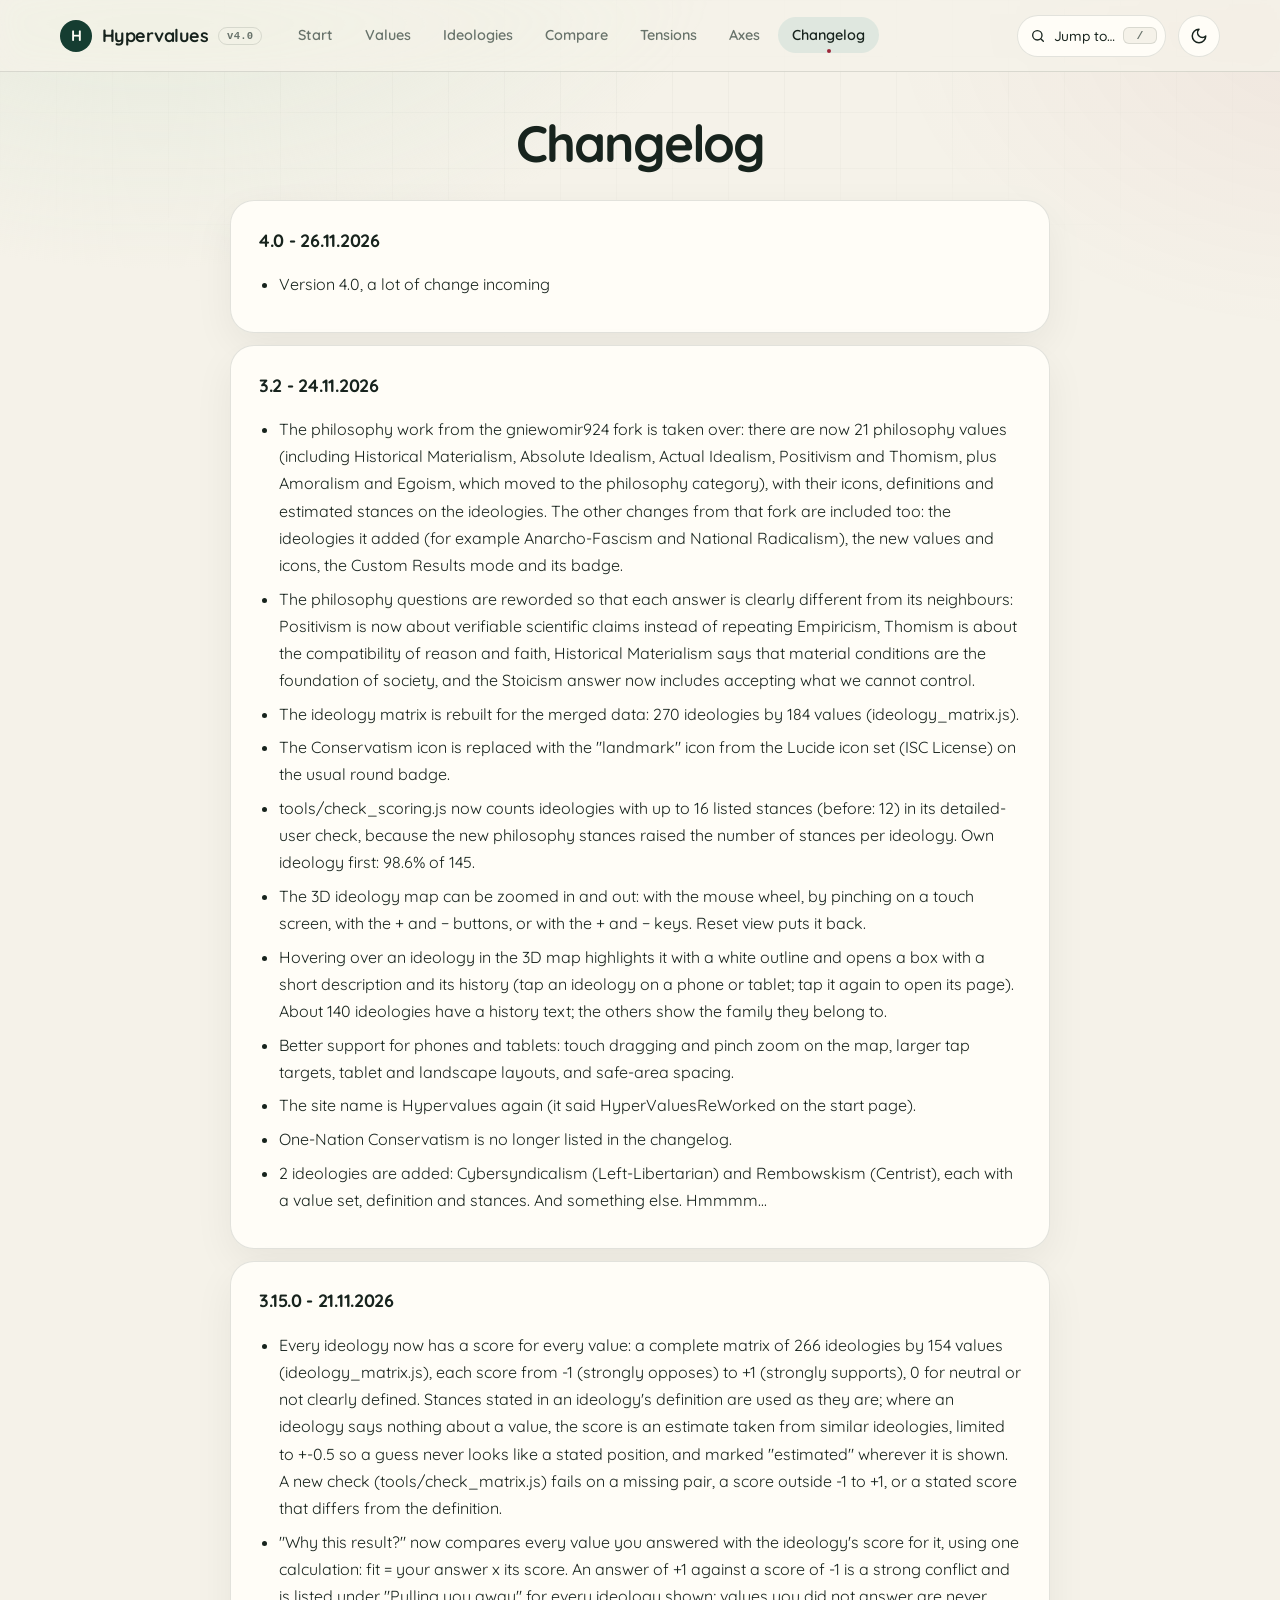
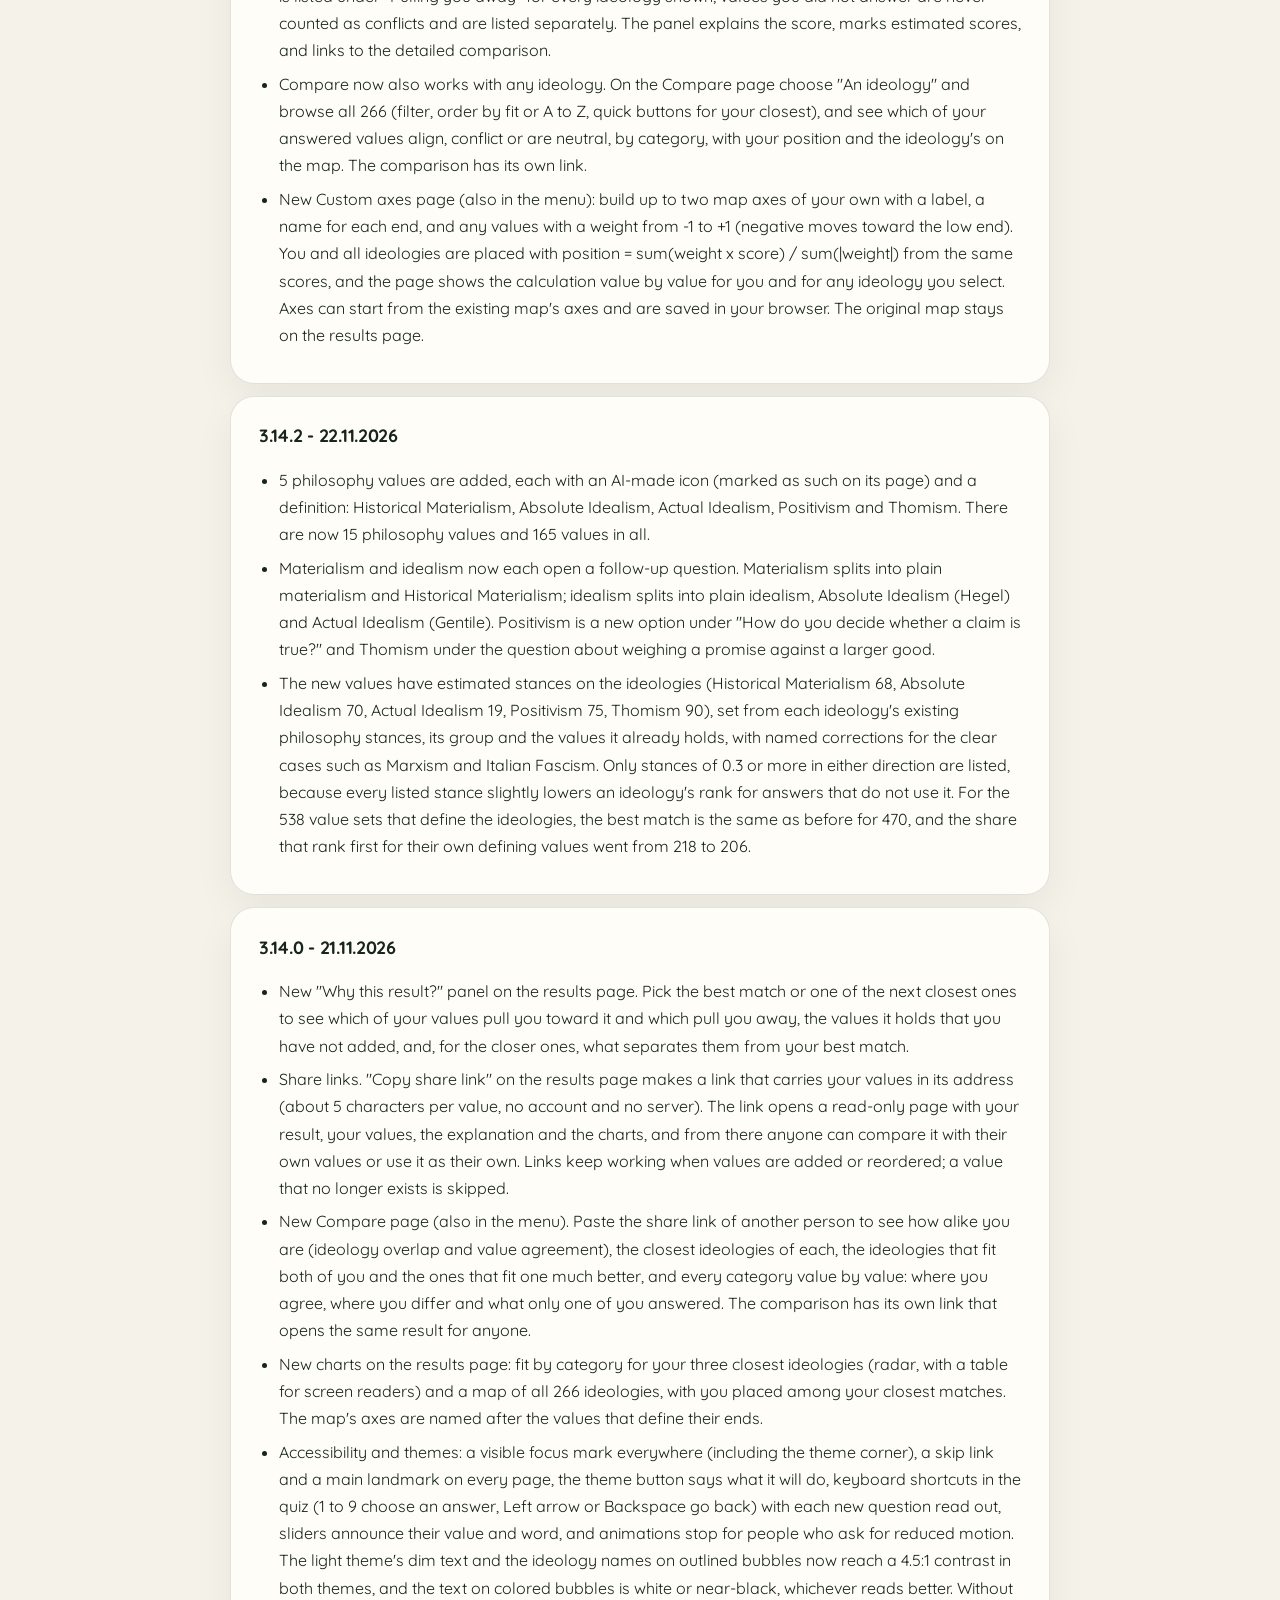
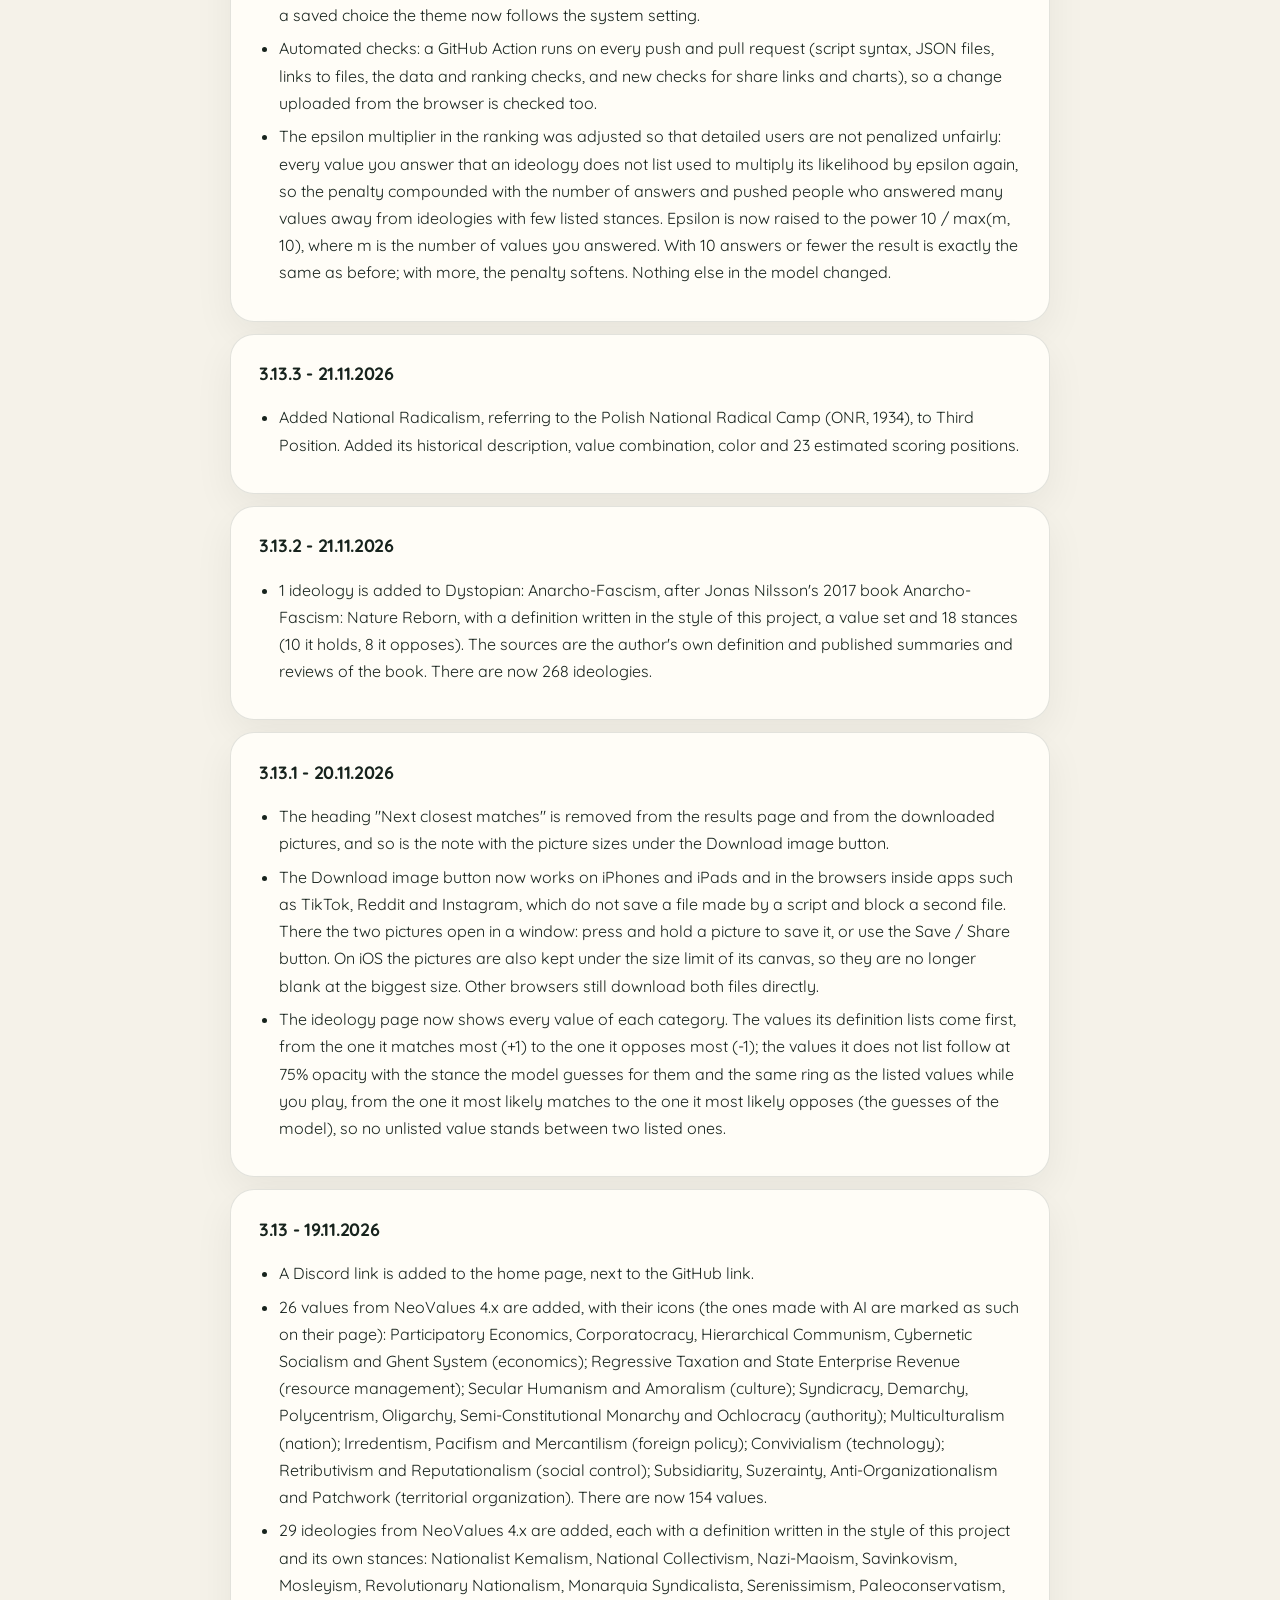
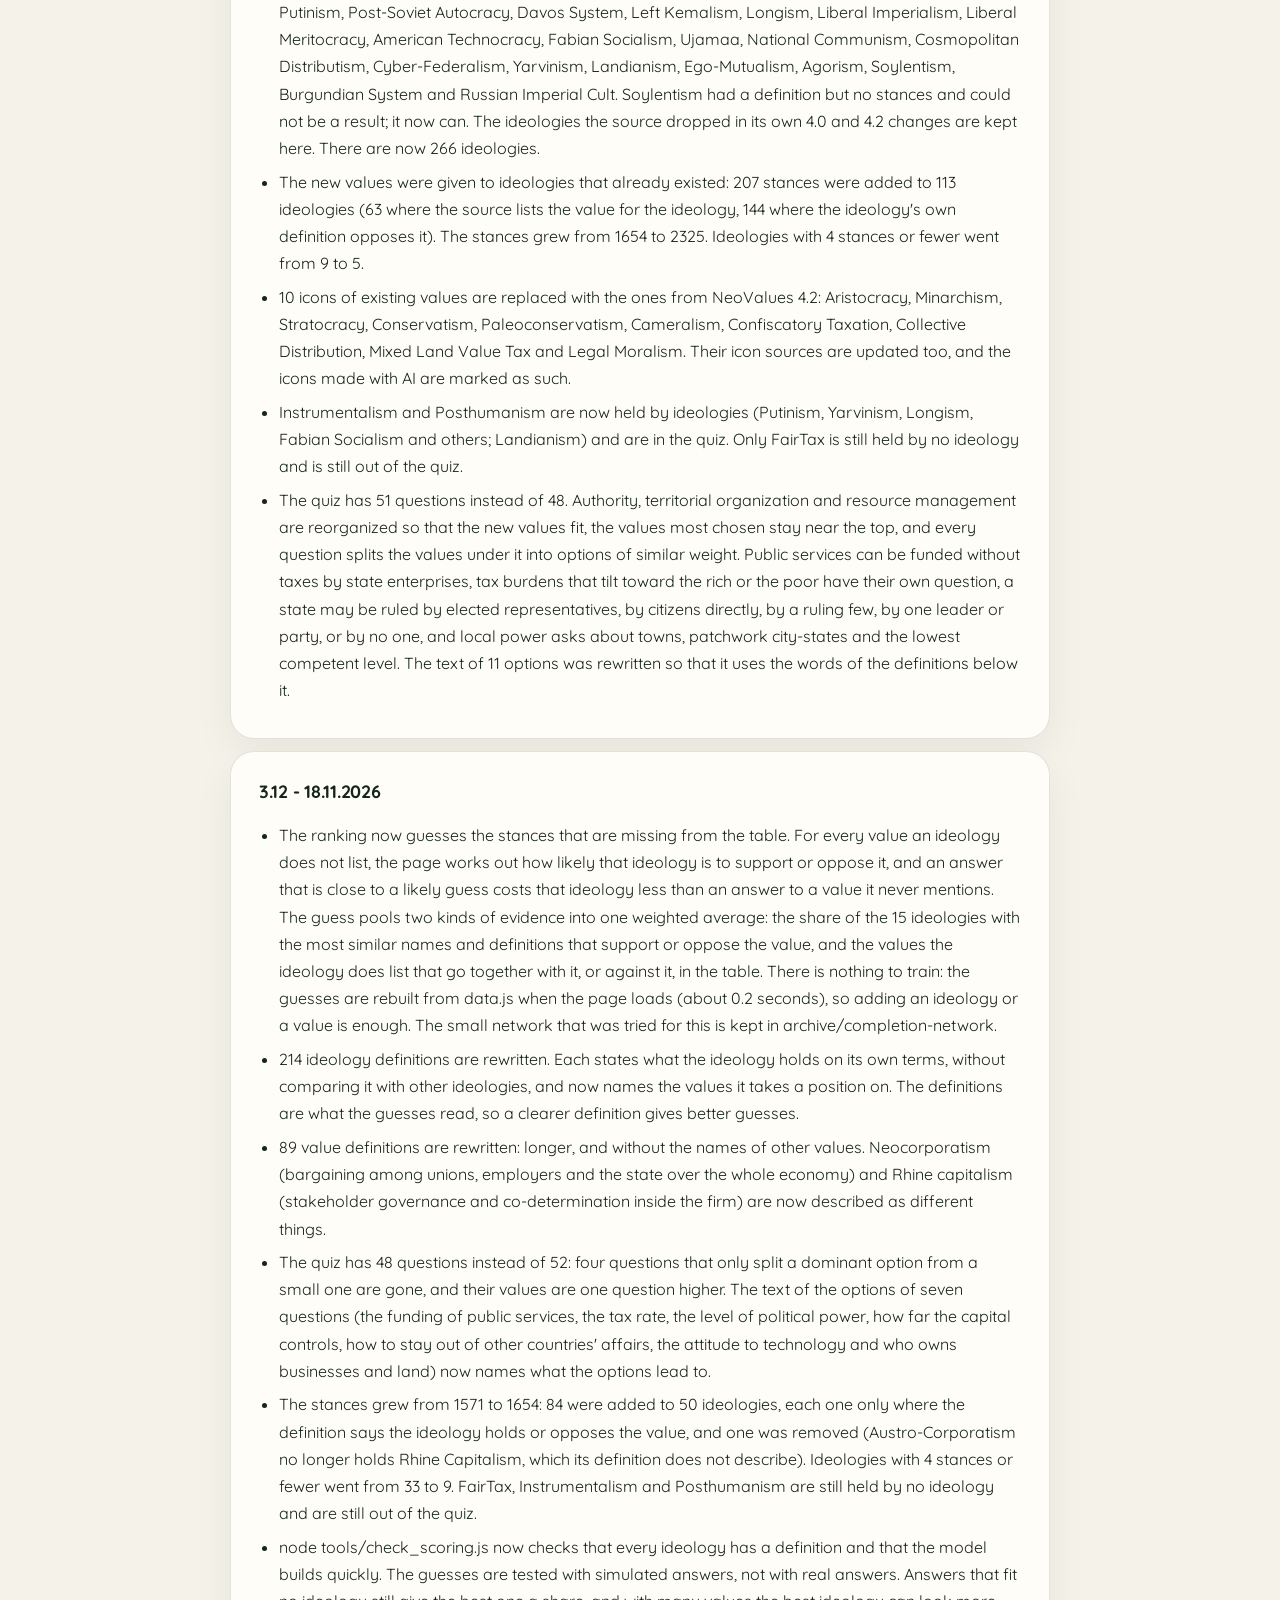
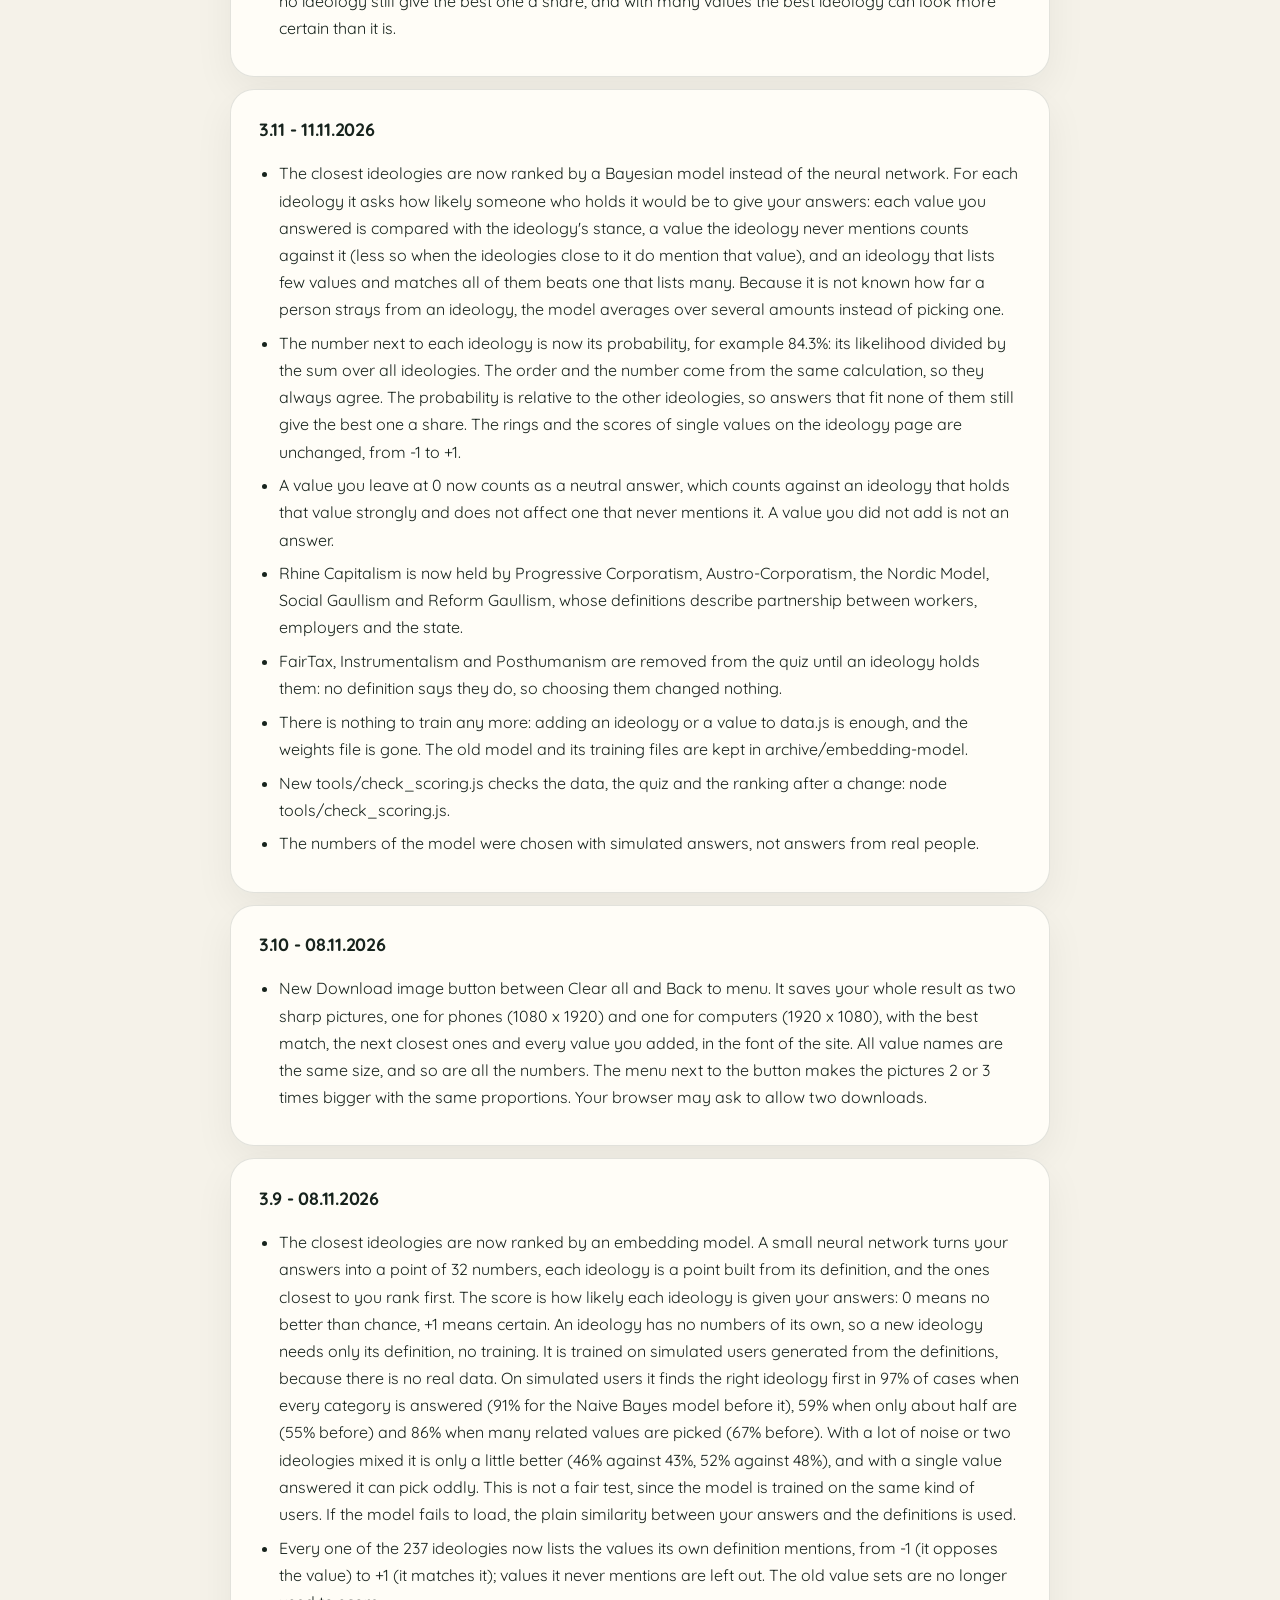
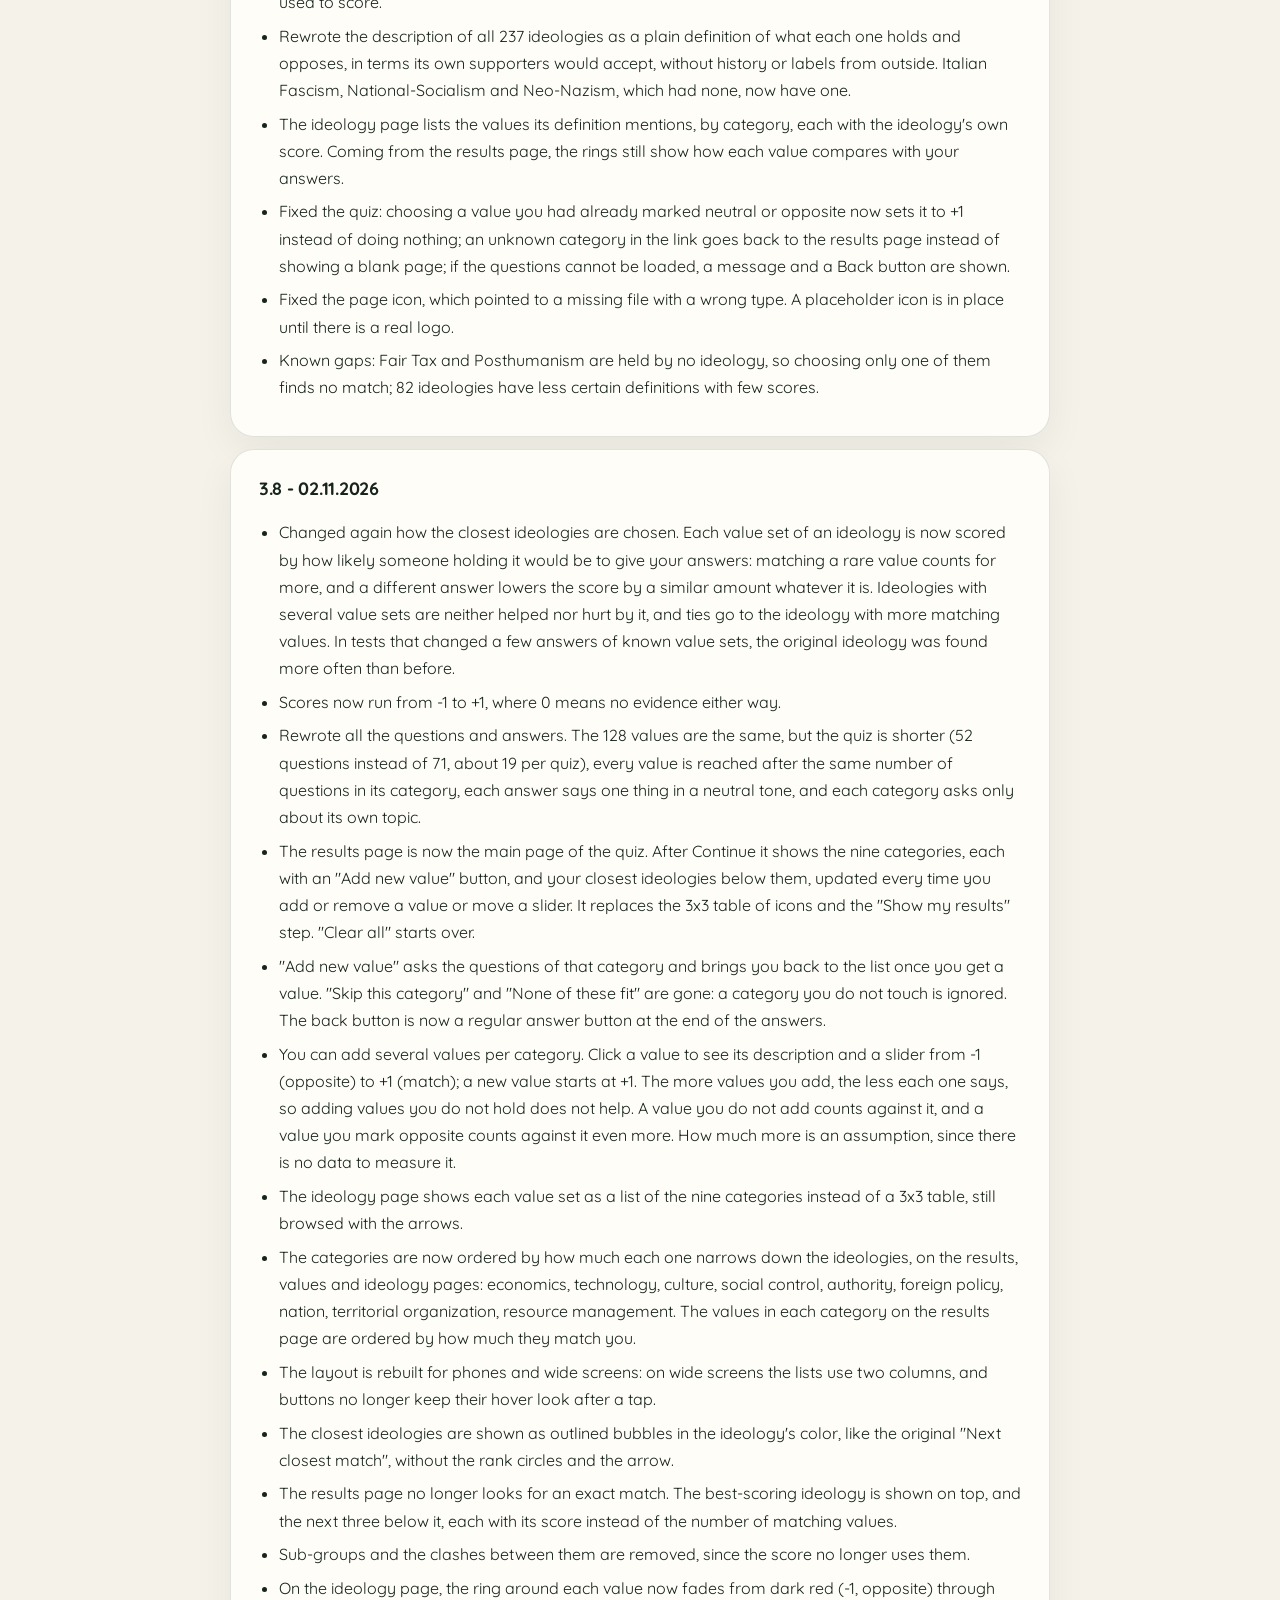
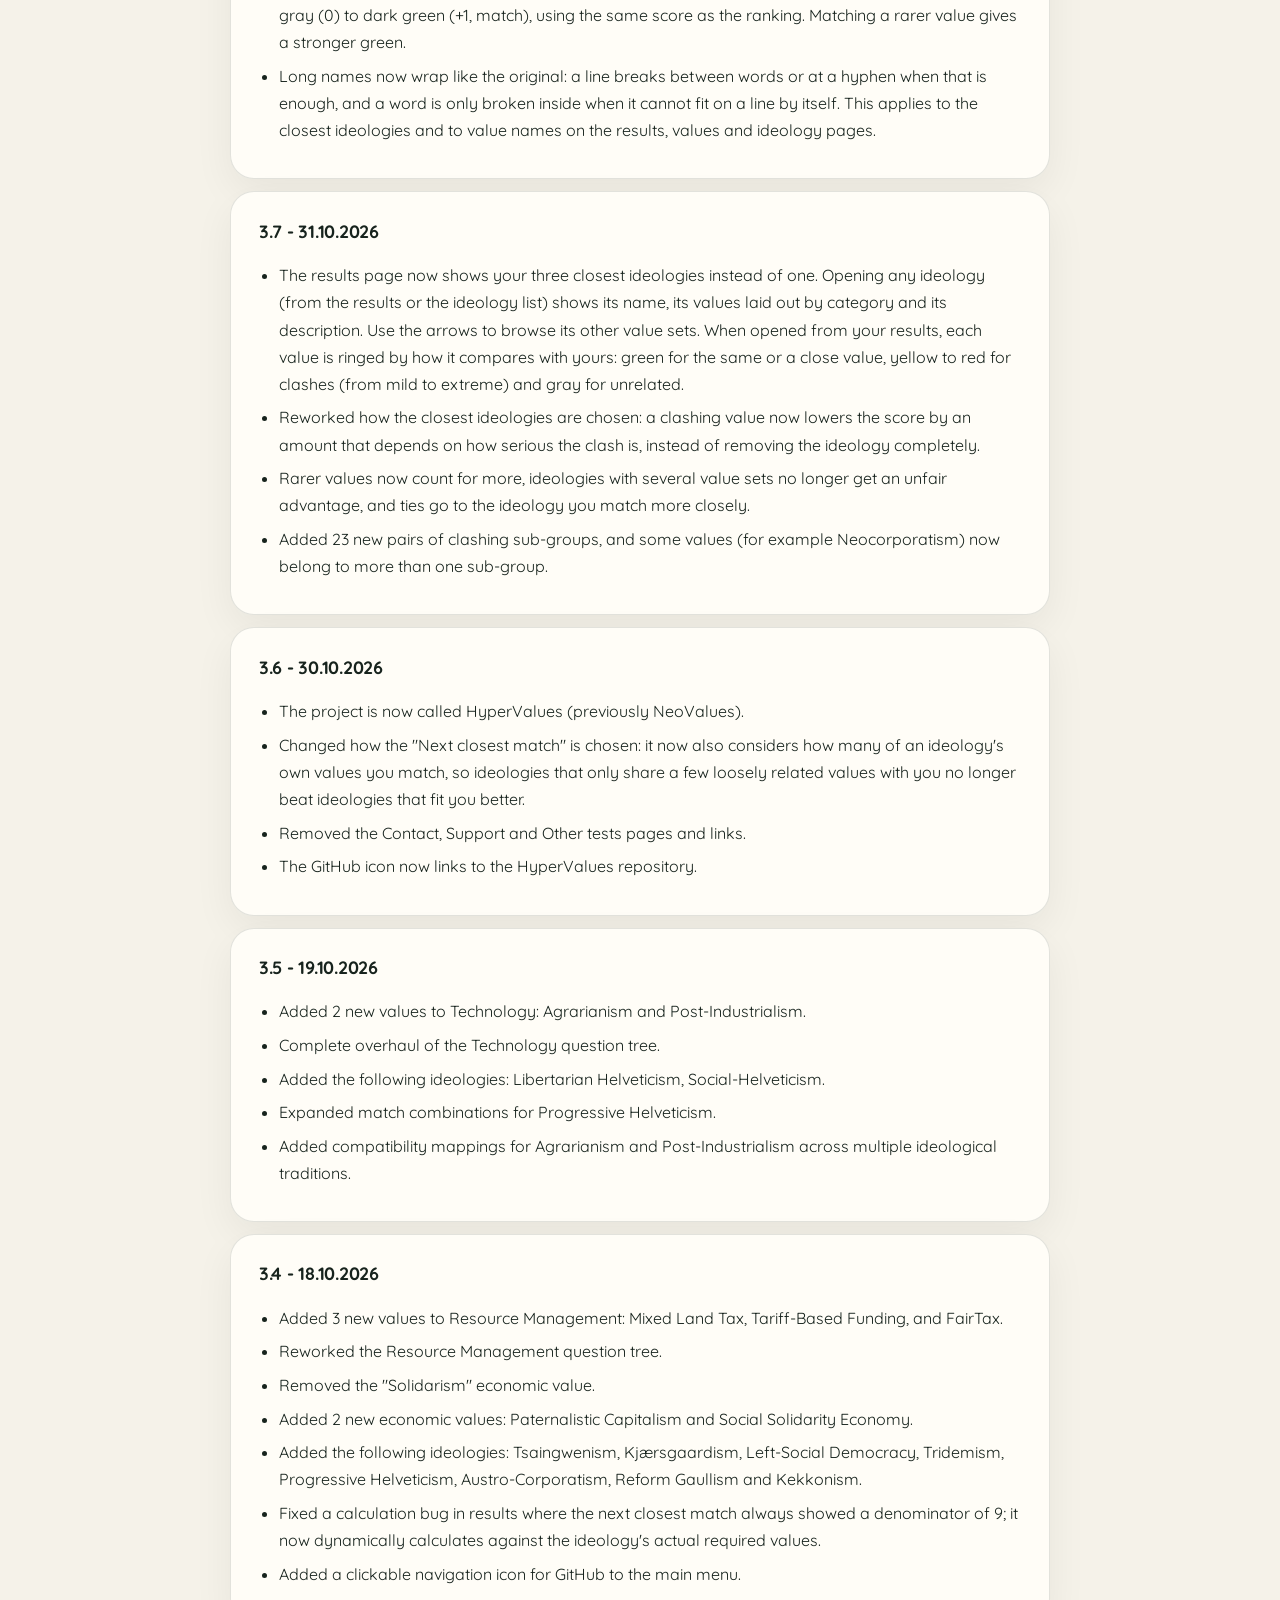
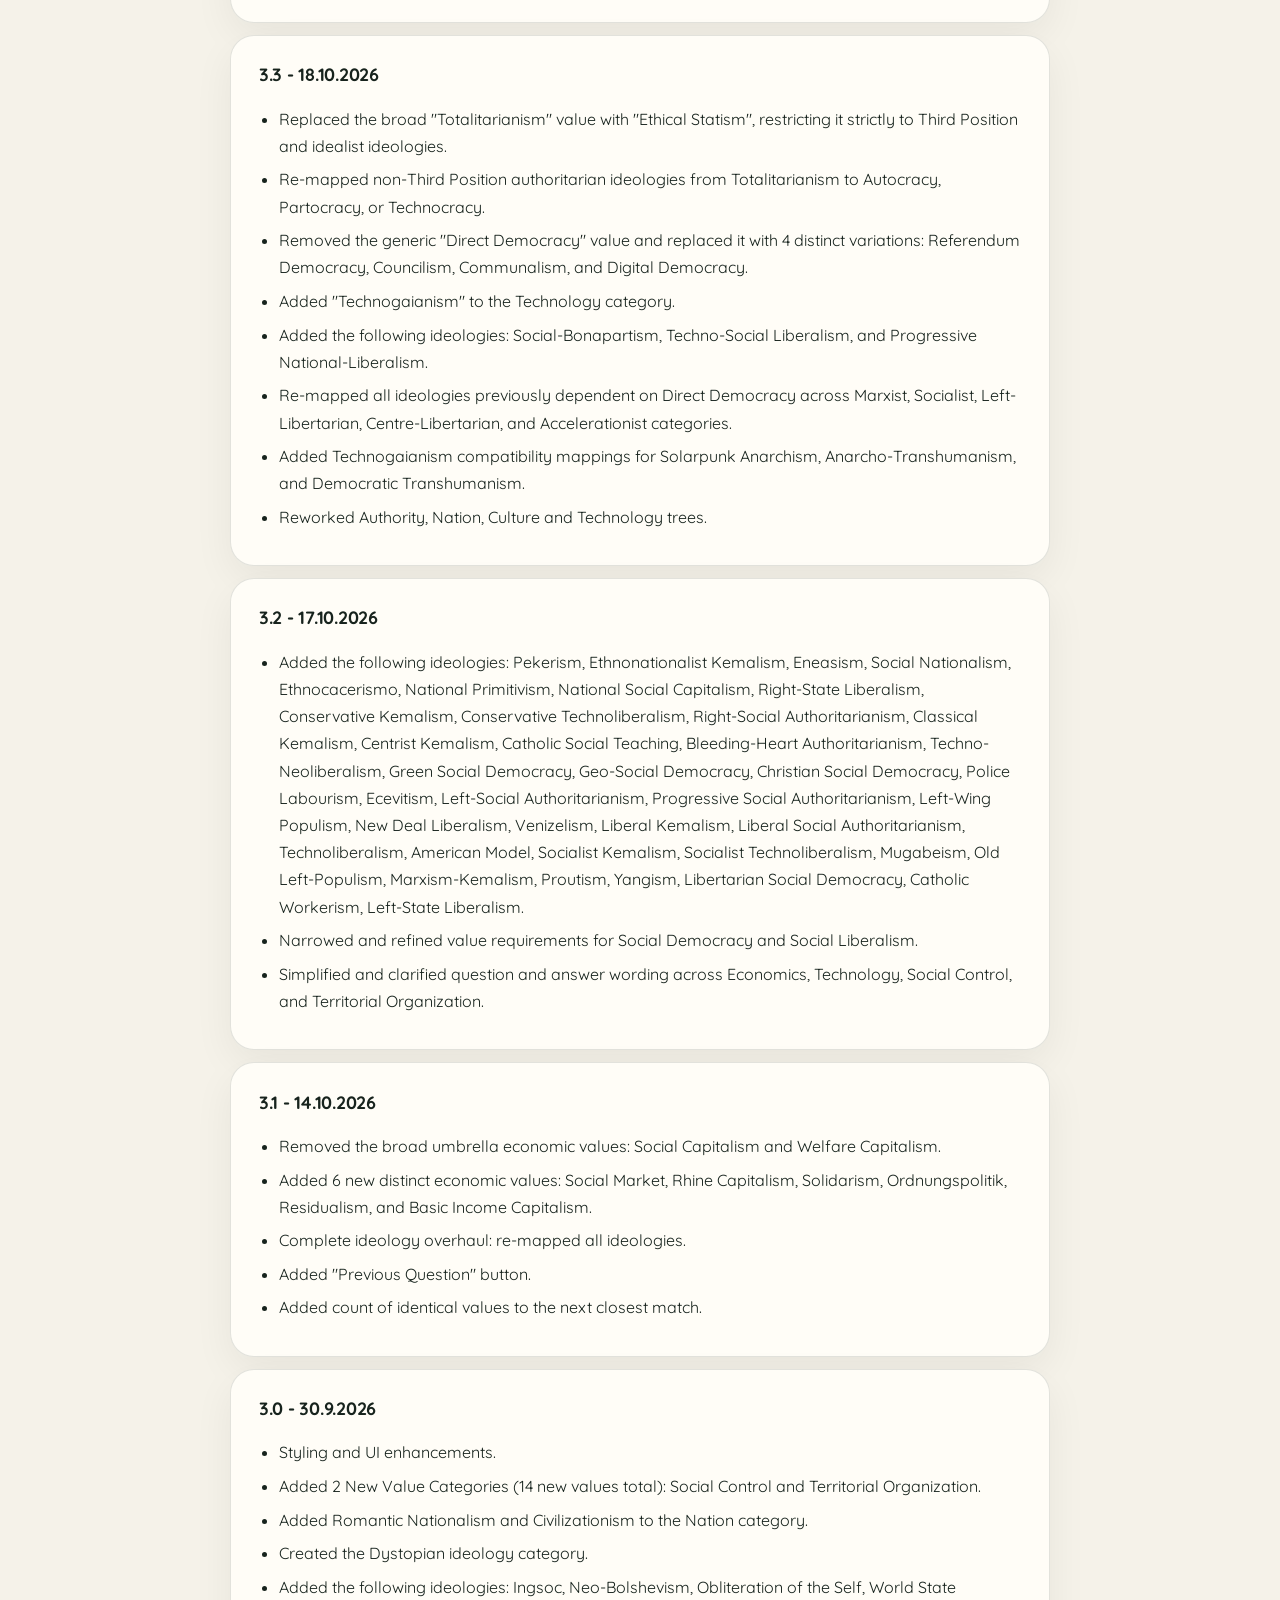
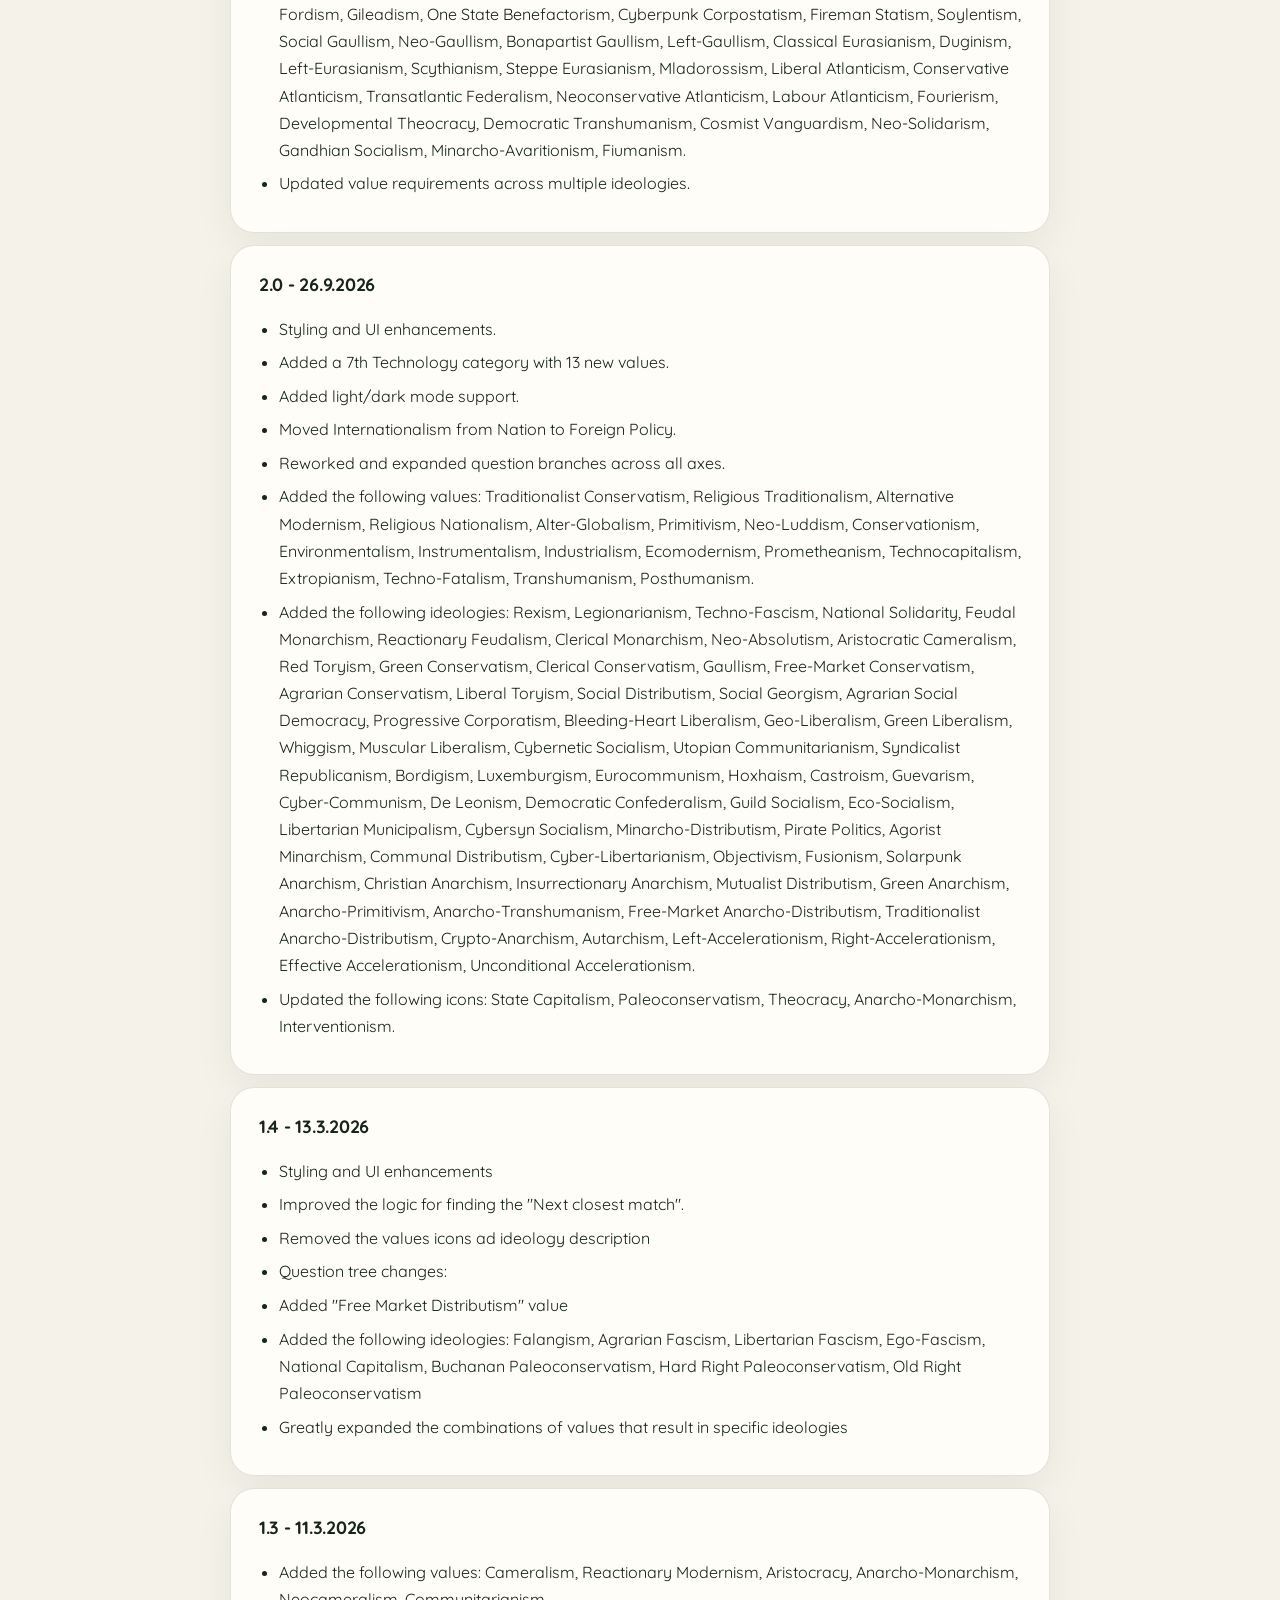
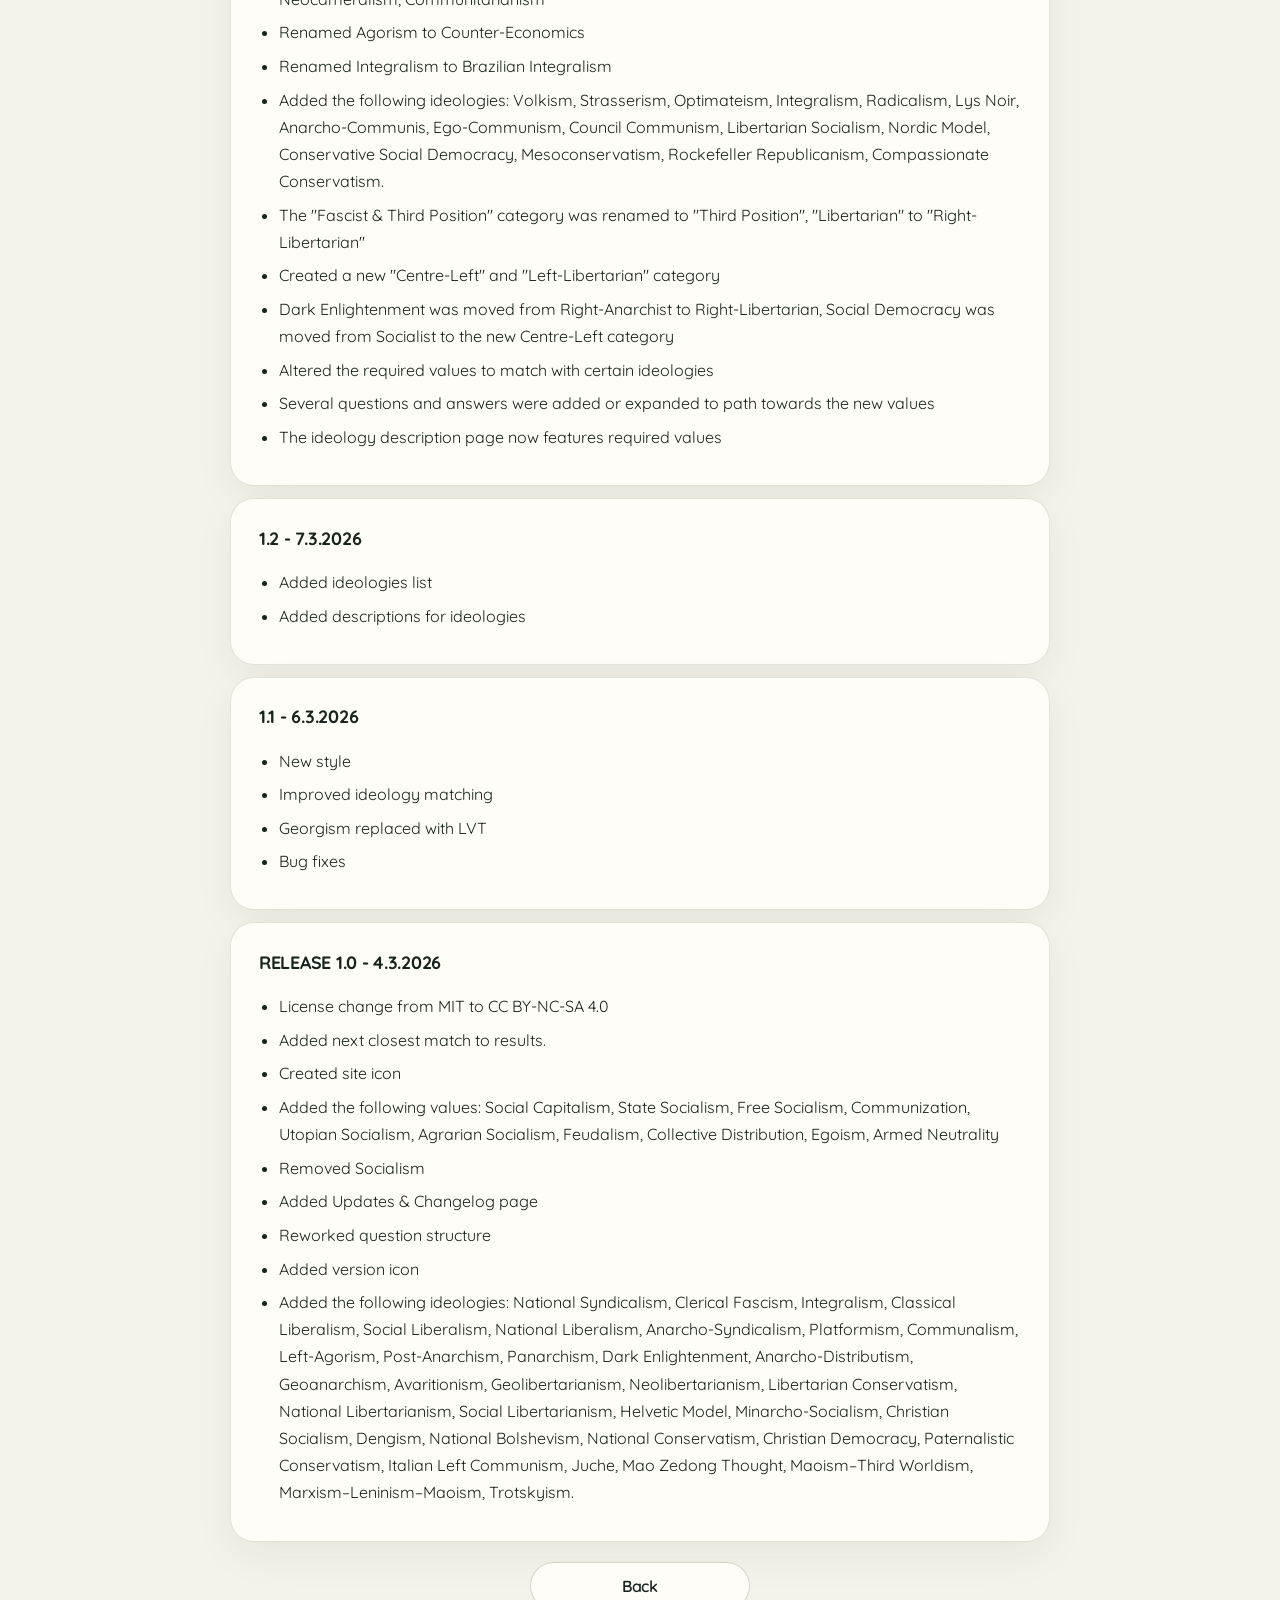
<file: changelog.html>
<!DOCTYPE html>
<html lang="en">
<head>
    <meta charset="UTF-8">
    <meta name="viewport" content="width=device-width, initial-scale=1.0">
    <title>HyperValues</title>
    <link rel="stylesheet" href="style.css">
    <link rel="icon" type="image/svg+xml" href="icon.svg">
    <script src="theme.js"></script>
</head>
<body>
    <div class="main-container">
        <h1>Changelog</h1>

        <div class="description-box">
            <h3>4.0 - 26.11.2026</h3>
            <ul>
                <li>Version 4.0, a lot of change incoming</li>
            </ul>
        </div>

        <div class="description-box">
            <h3>3.2 - 24.11.2026</h3>
            <ul>
                <li>The philosophy work from the gniewomir924 fork is taken over: there are now 21 philosophy values (including Historical Materialism, Absolute Idealism, Actual Idealism, Positivism and Thomism, plus Amoralism and Egoism, which moved to the philosophy category), with their icons, definitions and estimated stances on the ideologies. The other changes from that fork are included too: the ideologies it added (for example Anarcho-Fascism and National Radicalism), the new values and icons, the Custom Results mode and its badge.</li>
                <li>The philosophy questions are reworded so that each answer is clearly different from its neighbours: Positivism is now about verifiable scientific claims instead of repeating Empiricism, Thomism is about the compatibility of reason and faith, Historical Materialism says that material conditions are the foundation of society, and the Stoicism answer now includes accepting what we cannot control.</li>
                <li>The ideology matrix is rebuilt for the merged data: 270 ideologies by 184 values (ideology_matrix.js).</li>
                <li>The Conservatism icon is replaced with the "landmark" icon from the Lucide icon set (ISC License) on the usual round badge.</li>
                <li>tools/check_scoring.js now counts ideologies with up to 16 listed stances (before: 12) in its detailed-user check, because the new philosophy stances raised the number of stances per ideology. Own ideology first: 98.6% of 145.</li>
                            <li>The 3D ideology map can be zoomed in and out: with the mouse wheel, by pinching on a touch screen, with the + and − buttons, or with the + and − keys. Reset view puts it back.</li>
                <li>Hovering over an ideology in the 3D map highlights it with a white outline and opens a box with a short description and its history (tap an ideology on a phone or tablet; tap it again to open its page). About 140 ideologies have a history text; the others show the family they belong to.</li>
                <li>Better support for phones and tablets: touch dragging and pinch zoom on the map, larger tap targets, tablet and landscape layouts, and safe-area spacing.</li>
                <li>The site name is Hypervalues again (it said HyperValuesReWorked on the start page).</li>
                <li>One-Nation Conservatism is no longer listed in the changelog.</li>
                <li>2 ideologies are added: Cybersyndicalism (Left-Libertarian) and Rembowskism (Centrist), each with a value set, definition and stances. And something else. Hmmmm...</li>
            </ul>
        </div>

        <div class="description-box">
            <h3>3.15.0 - 21.11.2026</h3>
            <ul>
                <li>Every ideology now has a score for every value: a complete matrix of 266 ideologies by 154 values (ideology_matrix.js), each score from -1 (strongly opposes) to +1 (strongly supports), 0 for neutral or not clearly defined. Stances stated in an ideology's definition are used as they are; where an ideology says nothing about a value, the score is an estimate taken from similar ideologies, limited to +-0.5 so a guess never looks like a stated position, and marked "estimated" wherever it is shown. A new check (tools/check_matrix.js) fails on a missing pair, a score outside -1 to +1, or a stated score that differs from the definition.</li>
                <li>"Why this result?" now compares every value you answered with the ideology's score for it, using one calculation: fit = your answer x its score. An answer of +1 against a score of -1 is a strong conflict and is listed under "Pulling you away" for every ideology shown; values you did not answer are never counted as conflicts and are listed separately. The panel explains the score, marks estimated scores, and links to the detailed comparison.</li>
                <li>Compare now also works with any ideology. On the Compare page choose "An ideology" and browse all 266 (filter, order by fit or A to Z, quick buttons for your closest), and see which of your answered values align, conflict or are neutral, by category, with your position and the ideology's on the map. The comparison has its own link.</li>
                <li>New Custom axes page (also in the menu): build up to two map axes of your own with a label, a name for each end, and any values with a weight from -1 to +1 (negative moves toward the low end). You and all ideologies are placed with position = sum(weight x score) / sum(|weight|) from the same scores, and the page shows the calculation value by value for you and for any ideology you select. Axes can start from the existing map's axes and are saved in your browser. The original map stays on the results page.</li>
            </ul>
        </div>

        <div class="description-box">
            <h3>3.14.2 - 22.11.2026</h3>
            <ul>
                <li>5 philosophy values are added, each with an AI-made icon (marked as such on its page) and a definition: Historical Materialism, Absolute Idealism, Actual Idealism, Positivism and Thomism. There are now 15 philosophy values and 165 values in all.</li>
                <li>Materialism and idealism now each open a follow-up question. Materialism splits into plain materialism and Historical Materialism; idealism splits into plain idealism, Absolute Idealism (Hegel) and Actual Idealism (Gentile). Positivism is a new option under "How do you decide whether a claim is true?" and Thomism under the question about weighing a promise against a larger good.</li>
                <li>The new values have estimated stances on the ideologies (Historical Materialism 68, Absolute Idealism 70, Actual Idealism 19, Positivism 75, Thomism 90), set from each ideology's existing philosophy stances, its group and the values it already holds, with named corrections for the clear cases such as Marxism and Italian Fascism. Only stances of 0.3 or more in either direction are listed, because every listed stance slightly lowers an ideology's rank for answers that do not use it. For the 538 value sets that define the ideologies, the best match is the same as before for 470, and the share that rank first for their own defining values went from 218 to 206.</li>
            </ul>
        </div>

        <div class="description-box">
            <h3>3.14.0 - 21.11.2026</h3>
            <ul>
                <li>New "Why this result?" panel on the results page. Pick the best match or one of the next closest ones to see which of your values pull you toward it and which pull you away, the values it holds that you have not added, and, for the closer ones, what separates them from your best match.</li>
                <li>Share links. "Copy share link" on the results page makes a link that carries your values in its address (about 5 characters per value, no account and no server). The link opens a read-only page with your result, your values, the explanation and the charts, and from there anyone can compare it with their own values or use it as their own. Links keep working when values are added or reordered; a value that no longer exists is skipped.</li>
                <li>New Compare page (also in the menu). Paste the share link of another person to see how alike you are (ideology overlap and value agreement), the closest ideologies of each, the ideologies that fit both of you and the ones that fit one much better, and every category value by value: where you agree, where you differ and what only one of you answered. The comparison has its own link that opens the same result for anyone.</li>
                <li>New charts on the results page: fit by category for your three closest ideologies (radar, with a table for screen readers) and a map of all 266 ideologies, with you placed among your closest matches. The map's axes are named after the values that define their ends.</li>
                <li>Accessibility and themes: a visible focus mark everywhere (including the theme corner), a skip link and a main landmark on every page, the theme button says what it will do, keyboard shortcuts in the quiz (1 to 9 choose an answer, Left arrow or Backspace go back) with each new question read out, sliders announce their value and word, and animations stop for people who ask for reduced motion. The light theme's dim text and the ideology names on outlined bubbles now reach a 4.5:1 contrast in both themes, and the text on colored bubbles is white or near-black, whichever reads better. Without a saved choice the theme now follows the system setting.</li>
                <li>Automated checks: a GitHub Action runs on every push and pull request (script syntax, JSON files, links to files, the data and ranking checks, and new checks for share links and charts), so a change uploaded from the browser is checked too.</li>
                <li>The epsilon multiplier in the ranking was adjusted so that detailed users are not penalized unfairly: every value you answer that an ideology does not list used to multiply its likelihood by epsilon again, so the penalty compounded with the number of answers and pushed people who answered many values away from ideologies with few listed stances. Epsilon is now raised to the power 10 / max(m, 10), where m is the number of values you answered. With 10 answers or fewer the result is exactly the same as before; with more, the penalty softens. Nothing else in the model changed.</li>
            </ul>
        </div>

        <div class="description-box">
            <h3>3.13.3 - 21.11.2026</h3>
            <ul>
                <li>Added National Radicalism, referring to the Polish National Radical Camp (ONR, 1934), to Third Position. Added its historical description, value combination, color and 23 estimated scoring positions.</li>
            </ul>
        </div>

        <div class="description-box">
            <h3>3.13.2 - 21.11.2026</h3>
            <ul>
                <li>1 ideology is added to Dystopian: Anarcho-Fascism, after Jonas Nilsson's 2017 book Anarcho-Fascism: Nature Reborn, with a definition written in the style of this project, a value set and 18 stances (10 it holds, 8 it opposes). The sources are the author's own definition and published summaries and reviews of the book. There are now 268 ideologies.</li>
            </ul>
        </div>

        <div class="description-box">
            <h3>3.13.1 - 20.11.2026</h3>
            <ul>
                <li>The heading "Next closest matches" is removed from the results page and from the downloaded pictures, and so is the note with the picture sizes under the Download image button.</li>
                <li>The Download image button now works on iPhones and iPads and in the browsers inside apps such as TikTok, Reddit and Instagram, which do not save a file made by a script and block a second file. There the two pictures open in a window: press and hold a picture to save it, or use the Save / Share button. On iOS the pictures are also kept under the size limit of its canvas, so they are no longer blank at the biggest size. Other browsers still download both files directly.</li>
                <li>The ideology page now shows every value of each category. The values its definition lists come first, from the one it matches most (+1) to the one it opposes most (-1); the values it does not list follow at 75% opacity with the stance the model guesses for them and the same ring as the listed values while you play, from the one it most likely matches to the one it most likely opposes (the guesses of the model), so no unlisted value stands between two listed ones.</li>
            </ul>
        </div>

        <div class="description-box">
            <h3>3.13 - 19.11.2026</h3>
            <ul>
                <li>A Discord link is added to the home page, next to the GitHub link.</li>
                <li>26 values from NeoValues 4.x are added, with their icons (the ones made with AI are marked as such on their page): Participatory Economics, Corporatocracy, Hierarchical Communism, Cybernetic Socialism and Ghent System (economics); Regressive Taxation and State Enterprise Revenue (resource management); Secular Humanism and Amoralism (culture); Syndicracy, Demarchy, Polycentrism, Oligarchy, Semi-Constitutional Monarchy and Ochlocracy (authority); Multiculturalism (nation); Irredentism, Pacifism and Mercantilism (foreign policy); Convivialism (technology); Retributivism and Reputationalism (social control); Subsidiarity, Suzerainty, Anti-Organizationalism and Patchwork (territorial organization). There are now 154 values.</li>
                <li>29 ideologies from NeoValues 4.x are added, each with a definition written in the style of this project and its own stances: Nationalist Kemalism, National Collectivism, Nazi-Maoism, Savinkovism, Mosleyism, Revolutionary Nationalism, Monarquia Syndicalista, Serenissimism, Paleoconservatism, Putinism, Post-Soviet Autocracy, Davos System, Left Kemalism, Longism, Liberal Imperialism, Liberal Meritocracy, American Technocracy, Fabian Socialism, Ujamaa, National Communism, Cosmopolitan Distributism, Cyber-Federalism, Yarvinism, Landianism, Ego-Mutualism, Agorism, Soylentism, Burgundian System and Russian Imperial Cult. Soylentism had a definition but no stances and could not be a result; it now can. The ideologies the source dropped in its own 4.0 and 4.2 changes are kept here. There are now 266 ideologies.</li>
                <li>The new values were given to ideologies that already existed: 207 stances were added to 113 ideologies (63 where the source lists the value for the ideology, 144 where the ideology's own definition opposes it). The stances grew from 1654 to 2325. Ideologies with 4 stances or fewer went from 9 to 5.</li>
                <li>10 icons of existing values are replaced with the ones from NeoValues 4.2: Aristocracy, Minarchism, Stratocracy, Conservatism, Paleoconservatism, Cameralism, Confiscatory Taxation, Collective Distribution, Mixed Land Value Tax and Legal Moralism. Their icon sources are updated too, and the icons made with AI are marked as such.</li>
                <li>Instrumentalism and Posthumanism are now held by ideologies (Putinism, Yarvinism, Longism, Fabian Socialism and others; Landianism) and are in the quiz. Only FairTax is still held by no ideology and is still out of the quiz.</li>
                <li>The quiz has 51 questions instead of 48. Authority, territorial organization and resource management are reorganized so that the new values fit, the values most chosen stay near the top, and every question splits the values under it into options of similar weight. Public services can be funded without taxes by state enterprises, tax burdens that tilt toward the rich or the poor have their own question, a state may be ruled by elected representatives, by citizens directly, by a ruling few, by one leader or party, or by no one, and local power asks about towns, patchwork city-states and the lowest competent level. The text of 11 options was rewritten so that it uses the words of the definitions below it.</li>
            </ul>
        </div>

        <div class="description-box">
            <h3>3.12 - 18.11.2026</h3>
            <ul>
                <li>The ranking now guesses the stances that are missing from the table. For every value an ideology does not list, the page works out how likely that ideology is to support or oppose it, and an answer that is close to a likely guess costs that ideology less than an answer to a value it never mentions. The guess pools two kinds of evidence into one weighted average: the share of the 15 ideologies with the most similar names and definitions that support or oppose the value, and the values the ideology does list that go together with it, or against it, in the table. There is nothing to train: the guesses are rebuilt from data.js when the page loads (about 0.2 seconds), so adding an ideology or a value is enough. The small network that was tried for this is kept in archive/completion-network.</li>
                <li>214 ideology definitions are rewritten. Each states what the ideology holds on its own terms, without comparing it with other ideologies, and now names the values it takes a position on. The definitions are what the guesses read, so a clearer definition gives better guesses.</li>
                <li>89 value definitions are rewritten: longer, and without the names of other values. Neocorporatism (bargaining among unions, employers and the state over the whole economy) and Rhine capitalism (stakeholder governance and co-determination inside the firm) are now described as different things.</li>
                <li>The quiz has 48 questions instead of 52: four questions that only split a dominant option from a small one are gone, and their values are one question higher. The text of the options of seven questions (the funding of public services, the tax rate, the level of political power, how far the capital controls, how to stay out of other countries' affairs, the attitude to technology and who owns businesses and land) now names what the options lead to.</li>
                <li>The stances grew from 1571 to 1654: 84 were added to 50 ideologies, each one only where the definition says the ideology holds or opposes the value, and one was removed (Austro-Corporatism no longer holds Rhine Capitalism, which its definition does not describe). Ideologies with 4 stances or fewer went from 33 to 9. FairTax, Instrumentalism and Posthumanism are still held by no ideology and are still out of the quiz.</li>
                <li>node tools/check_scoring.js now checks that every ideology has a definition and that the model builds quickly. The guesses are tested with simulated answers, not with real answers. Answers that fit no ideology still give the best one a share, and with many values the best ideology can look more certain than it is.</li>
            </ul>
        </div>

        <div class="description-box">
            <h3>3.11 - 11.11.2026</h3>
            <ul>
                <li>The closest ideologies are now ranked by a Bayesian model instead of the neural network. For each ideology it asks how likely someone who holds it would be to give your answers: each value you answered is compared with the ideology's stance, a value the ideology never mentions counts against it (less so when the ideologies close to it do mention that value), and an ideology that lists few values and matches all of them beats one that lists many. Because it is not known how far a person strays from an ideology, the model averages over several amounts instead of picking one.</li>
                <li>The number next to each ideology is now its probability, for example 84.3%: its likelihood divided by the sum over all ideologies. The order and the number come from the same calculation, so they always agree. The probability is relative to the other ideologies, so answers that fit none of them still give the best one a share. The rings and the scores of single values on the ideology page are unchanged, from -1 to +1.</li>
                <li>A value you leave at 0 now counts as a neutral answer, which counts against an ideology that holds that value strongly and does not affect one that never mentions it. A value you did not add is not an answer.</li>
                <li>Rhine Capitalism is now held by Progressive Corporatism, Austro-Corporatism, the Nordic Model, Social Gaullism and Reform Gaullism, whose definitions describe partnership between workers, employers and the state.</li>
                <li>FairTax, Instrumentalism and Posthumanism are removed from the quiz until an ideology holds them: no definition says they do, so choosing them changed nothing.</li>
                <li>There is nothing to train any more: adding an ideology or a value to data.js is enough, and the weights file is gone. The old model and its training files are kept in archive/embedding-model.</li>
                <li>New tools/check_scoring.js checks the data, the quiz and the ranking after a change: node tools/check_scoring.js.</li>
                <li>The numbers of the model were chosen with simulated answers, not answers from real people.</li>
            </ul>
        </div>

        <div class="description-box">
            <h3>3.10 - 08.11.2026</h3>
            <ul>
                <li>New Download image button between Clear all and Back to menu. It saves your whole result as two sharp pictures, one for phones (1080 x 1920) and one for computers (1920 x 1080), with the best match, the next closest ones and every value you added, in the font of the site. All value names are the same size, and so are all the numbers. The menu next to the button makes the pictures 2 or 3 times bigger with the same proportions. Your browser may ask to allow two downloads.</li>
            </ul>
        </div>

        <div class="description-box">
            <h3>3.9 - 08.11.2026</h3>
            <ul>
                <li>The closest ideologies are now ranked by an embedding model. A small neural network turns your answers into a point of 32 numbers, each ideology is a point built from its definition, and the ones closest to you rank first. The score is how likely each ideology is given your answers: 0 means no better than chance, +1 means certain. An ideology has no numbers of its own, so a new ideology needs only its definition, no training. It is trained on simulated users generated from the definitions, because there is no real data. On simulated users it finds the right ideology first in 97% of cases when every category is answered (91% for the Naive Bayes model before it), 59% when only about half are (55% before) and 86% when many related values are picked (67% before). With a lot of noise or two ideologies mixed it is only a little better (46% against 43%, 52% against 48%), and with a single value answered it can pick oddly. This is not a fair test, since the model is trained on the same kind of users. If the model fails to load, the plain similarity between your answers and the definitions is used.</li>
                <li>Every one of the 237 ideologies now lists the values its own definition mentions, from -1 (it opposes the value) to +1 (it matches it); values it never mentions are left out. The old value sets are no longer used to score.</li>
                <li>Rewrote the description of all 237 ideologies as a plain definition of what each one holds and opposes, in terms its own supporters would accept, without history or labels from outside. Italian Fascism, National-Socialism and Neo-Nazism, which had none, now have one.</li>
                <li>The ideology page lists the values its definition mentions, by category, each with the ideology's own score. Coming from the results page, the rings still show how each value compares with your answers.</li>
                <li>Fixed the quiz: choosing a value you had already marked neutral or opposite now sets it to +1 instead of doing nothing; an unknown category in the link goes back to the results page instead of showing a blank page; if the questions cannot be loaded, a message and a Back button are shown.</li>
                <li>Fixed the page icon, which pointed to a missing file with a wrong type. A placeholder icon is in place until there is a real logo.</li>
                <li>Known gaps: Fair Tax and Posthumanism are held by no ideology, so choosing only one of them finds no match; 82 ideologies have less certain definitions with few scores.</li>
            </ul>
        </div>

        <div class="description-box">
            <h3>3.8 - 02.11.2026</h3>
            <ul>
                <li>Changed again how the closest ideologies are chosen. Each value set of an ideology is now scored by how likely someone holding it would be to give your answers: matching a rare value counts for more, and a different answer lowers the score by a similar amount whatever it is. Ideologies with several value sets are neither helped nor hurt by it, and ties go to the ideology with more matching values. In tests that changed a few answers of known value sets, the original ideology was found more often than before.</li>
                <li>Scores now run from -1 to +1, where 0 means no evidence either way.</li>
                <li>Rewrote all the questions and answers. The 128 values are the same, but the quiz is shorter (52 questions instead of 71, about 19 per quiz), every value is reached after the same number of questions in its category, each answer says one thing in a neutral tone, and each category asks only about its own topic.</li>
                <li>The results page is now the main page of the quiz. After Continue it shows the nine categories, each with an "Add new value" button, and your closest ideologies below them, updated every time you add or remove a value or move a slider. It replaces the 3x3 table of icons and the "Show my results" step. "Clear all" starts over.</li>
                <li>"Add new value" asks the questions of that category and brings you back to the list once you get a value. "Skip this category" and "None of these fit" are gone: a category you do not touch is ignored. The back button is now a regular answer button at the end of the answers.</li>
                <li>You can add several values per category. Click a value to see its description and a slider from -1 (opposite) to +1 (match); a new value starts at +1. The more values you add, the less each one says, so adding values you do not hold does not help. A value you do not add counts against it, and a value you mark opposite counts against it even more. How much more is an assumption, since there is no data to measure it.</li>
                <li>The ideology page shows each value set as a list of the nine categories instead of a 3x3 table, still browsed with the arrows.</li>
                <li>The categories are now ordered by how much each one narrows down the ideologies, on the results, values and ideology pages: economics, technology, culture, social control, authority, foreign policy, nation, territorial organization, resource management. The values in each category on the results page are ordered by how much they match you.</li>
                <li>The layout is rebuilt for phones and wide screens: on wide screens the lists use two columns, and buttons no longer keep their hover look after a tap.</li>
                <li>The closest ideologies are shown as outlined bubbles in the ideology's color, like the original "Next closest match", without the rank circles and the arrow.</li>
                <li>The results page no longer looks for an exact match. The best-scoring ideology is shown on top, and the next three below it, each with its score instead of the number of matching values.</li>
                <li>Sub-groups and the clashes between them are removed, since the score no longer uses them.</li>
                <li>On the ideology page, the ring around each value now fades from dark red (-1, opposite) through gray (0) to dark green (+1, match), using the same score as the ranking. Matching a rarer value gives a stronger green.</li>
                <li>Long names now wrap like the original: a line breaks between words or at a hyphen when that is enough, and a word is only broken inside when it cannot fit on a line by itself. This applies to the closest ideologies and to value names on the results, values and ideology pages.</li>
            </ul>
        </div>

        <div class="description-box">
            <h3>3.7 - 31.10.2026</h3>
            <ul>
                <li>The results page now shows your three closest ideologies instead of one. Opening any ideology (from the results or the ideology list) shows its name, its values laid out by category and its description. Use the arrows to browse its other value sets. When opened from your results, each value is ringed by how it compares with yours: green for the same or a close value, yellow to red for clashes (from mild to extreme) and gray for unrelated.</li>
                <li>Reworked how the closest ideologies are chosen: a clashing value now lowers the score by an amount that depends on how serious the clash is, instead of removing the ideology completely.</li>
                <li>Rarer values now count for more, ideologies with several value sets no longer get an unfair advantage, and ties go to the ideology you match more closely.</li>
                <li>Added 23 new pairs of clashing sub-groups, and some values (for example Neocorporatism) now belong to more than one sub-group.</li>
            </ul>
        </div>

        <div class="description-box">
            <h3>3.6 - 30.10.2026</h3>
            <ul>
                <li>The project is now called HyperValues (previously NeoValues).</li>
                <li>Changed how the "Next closest match" is chosen: it now also considers how many of an ideology's own values you match, so ideologies that only share a few loosely related values with you no longer beat ideologies that fit you better.</li>
                <li>Removed the Contact, Support and Other tests pages and links.</li>
                <li>The GitHub icon now links to the HyperValues repository.</li>
            </ul>
        </div>

        <div class="description-box">
            <h3>3.5 - 19.10.2026</h3>
            <ul>
                <li>Added 2 new values to Technology: Agrarianism and Post-Industrialism.</li>
                <li>Complete overhaul of the Technology question tree.</li>
                <li>Added the following ideologies: Libertarian Helveticism, Social-Helveticism.</li>
                <li>Expanded match combinations for Progressive Helveticism.</li>
                <li>Added compatibility mappings for Agrarianism and Post-Industrialism across multiple ideological traditions.</li>
            </ul>
        </div>

        <div class="description-box">
            <h3>3.4 - 18.10.2026</h3>
            <ul>
                <li>Added 3 new values to Resource Management: Mixed Land Tax, Tariff-Based Funding, and FairTax.</li>
                <li>Reworked the Resource Management question tree.</li>
                <li>Removed the "Solidarism" economic value.</li>
                <li>Added 2 new economic values: Paternalistic Capitalism and Social Solidarity Economy.</li>
                <li>Added the following ideologies: Tsaingwenism, Kjærsgaardism, Left-Social Democracy, Tridemism, Progressive Helveticism, Austro-Corporatism, Reform Gaullism and Kekkonism.</li>
                <li>Fixed a calculation bug in results where the next closest match always showed a denominator of 9; it now dynamically calculates against the ideology's actual required values.</li>
                <li>Added a clickable navigation icon for GitHub to the main menu.</li>
            </ul>
        </div>

        <div class="description-box">
            <h3>3.3 - 18.10.2026</h3>
            <ul>
                <li>Replaced the broad "Totalitarianism" value with "Ethical Statism", restricting it strictly to Third Position and idealist ideologies.</li>
                <li>Re-mapped non-Third Position authoritarian ideologies from Totalitarianism to Autocracy, Partocracy, or Technocracy.</li>
                <li>Removed the generic "Direct Democracy" value and replaced it with 4 distinct variations: Referendum Democracy, Councilism, Communalism, and Digital Democracy.</li>
                <li>Added "Technogaianism" to the Technology category.</li>
                <li>Added the following ideologies: Social-Bonapartism, Techno-Social Liberalism, and Progressive National-Liberalism.</li>
                <li>Re-mapped all ideologies previously dependent on Direct Democracy across Marxist, Socialist, Left-Libertarian, Centre-Libertarian, and Accelerationist categories.</li>
                <li>Added Technogaianism compatibility mappings for Solarpunk Anarchism, Anarcho-Transhumanism, and Democratic Transhumanism.</li>
                <li>Reworked Authority, Nation, Culture and Technology trees.</li>
            </ul>
        </div>

        <div class="description-box">
            <h3>3.2 - 17.10.2026</h3>
            <ul>
                <li>Added the following ideologies: Pekerism, Ethnonationalist Kemalism, Eneasism, Social Nationalism, Ethnocacerismo, National Primitivism, 
                    National Social Capitalism, Right-State Liberalism, Conservative Kemalism, Conservative Technoliberalism, 
                    Right-Social Authoritarianism, Classical Kemalism, Centrist Kemalism, Catholic Social Teaching, Bleeding-Heart Authoritarianism, 
                    Techno-Neoliberalism, Green Social Democracy, Geo-Social Democracy, Christian Social Democracy, Police Labourism, Ecevitism, 
                    Left-Social Authoritarianism, Progressive Social Authoritarianism, Left-Wing Populism, New Deal Liberalism, Venizelism, Liberal Kemalism, 
                    Liberal Social Authoritarianism, Technoliberalism, American Model, Socialist Kemalism, Socialist Technoliberalism, Mugabeism, 
                    Old Left-Populism, Marxism-Kemalism, Proutism, Yangism, Libertarian Social Democracy, Catholic Workerism, Left-State Liberalism.</li>
                <li>Narrowed and refined value requirements for Social Democracy and Social Liberalism.</li>
                <li>Simplified and clarified question and answer wording across Economics, Technology, Social Control, and Territorial Organization.</li>
            </ul>
        </div>

        <div class="description-box">
            <h3>3.1 - 14.10.2026</h3>
            <ul>
                <li>Removed the broad umbrella economic values: Social Capitalism and Welfare Capitalism.</li>
                <li>Added 6 new distinct economic values: Social Market, Rhine Capitalism, Solidarism, Ordnungspolitik, Residualism, and Basic Income Capitalism.</li>
                <li>Complete ideology overhaul: re-mapped all ideologies.</li>
                <li>Added "Previous Question" button.</li>
                <li>Added count of identical values to the next closest match.</li>
            </ul>
        </div>

        <div class="description-box">
            <h3>3.0 - 30.9.2026</h3>
            <ul>
                <li>Styling and UI enhancements.</li>
                <li>Added 2 New Value Categories (14 new values total): Social Control and Territorial Organization.</li>
                <li>Added Romantic Nationalism and Civilizationism to the Nation category.</li>
                <li>Created the Dystopian ideology category.</li>
                <li>Added the following ideologies: Ingsoc, Neo-Bolshevism, Obliteration of the Self, World State Fordism, Gileadism, One State Benefactorism, Cyberpunk Corpostatism, 
                    Fireman Statism, Soylentism, Social Gaullism, Neo-Gaullism, Bonapartist Gaullism, Left-Gaullism, Classical Eurasianism, Duginism, Left-Eurasianism, Scythianism, 
                    Steppe Eurasianism, Mladorossism, Liberal Atlanticism, Conservative Atlanticism, Transatlantic Federalism, Neoconservative Atlanticism, Labour Atlanticism, Fourierism, 
                    Developmental Theocracy, Democratic Transhumanism, Cosmist Vanguardism, Neo-Solidarism, Gandhian Socialism, Minarcho-Avaritionism, Fiumanism.</li>
                <li>Updated value requirements across multiple ideologies.</li>
            </ul>
        </div>

        <div class="description-box">
            <h3>2.0 - 26.9.2026</h3>
            <ul>
                <li>Styling and UI enhancements.</li>
                <li>Added a 7th Technology category with 13 new values.</li>
                <li>Added light/dark mode support.</li>
                <li>Moved Internationalism from Nation to Foreign Policy.</li>
                <li>Reworked and expanded question branches across all axes.</li>
                <li>Added the following values: Traditionalist Conservatism, Religious Traditionalism, Alternative Modernism, Religious Nationalism, Alter-Globalism, 
                    Primitivism, Neo-Luddism, Conservationism, Environmentalism, Instrumentalism, Industrialism, Ecomodernism, Prometheanism, Technocapitalism, Extropianism, 
                    Techno-Fatalism, Transhumanism, Posthumanism.</li>
                <li>Added the following ideologies: Rexism, Legionarianism, Techno-Fascism, National Solidarity, Feudal Monarchism, Reactionary Feudalism, Clerical Monarchism, 
                    Neo-Absolutism, Aristocratic Cameralism, Red Toryism, Green Conservatism, Clerical Conservatism, Gaullism, Free-Market Conservatism, Agrarian Conservatism, 
                    Liberal Toryism, Social Distributism, Social Georgism, Agrarian Social Democracy, Progressive Corporatism, Bleeding-Heart Liberalism, Geo-Liberalism, Green Liberalism, 
                    Whiggism, Muscular Liberalism, Cybernetic Socialism, Utopian Communitarianism, Syndicalist Republicanism, Bordigism, Luxemburgism, Eurocommunism, Hoxhaism, Castroism, 
                    Guevarism, Cyber-Communism, De Leonism, Democratic Confederalism, Guild Socialism, Eco-Socialism, Libertarian Municipalism, Cybersyn Socialism, Minarcho-Distributism, 
                    Pirate Politics, Agorist Minarchism, Communal Distributism, Cyber-Libertarianism, Objectivism, Fusionism, Solarpunk Anarchism, Christian Anarchism, Insurrectionary Anarchism, 
                    Mutualist Distributism, Green Anarchism, Anarcho-Primitivism, Anarcho-Transhumanism, Free-Market Anarcho-Distributism, Traditionalist Anarcho-Distributism, Crypto-Anarchism, 
                    Autarchism, Left-Accelerationism, Right-Accelerationism, Effective Accelerationism, Unconditional Accelerationism.</li>
                <li>Updated the following icons: State Capitalism, Paleoconservatism, Theocracy, Anarcho-Monarchism, Interventionism.</li>
            </ul>
        </div>

         <div class="description-box">
            <h3>1.4 - 13.3.2026</h3>
            <ul>
                <li>Styling and UI enhancements</li>
                <li>Improved the logic for finding the "Next closest match".</li>
                <li>Removed the values icons ad ideology description</li>
                <li>Question tree changes:</li>
                <li>Added "Free Market Distributism" value</li>
                <li>Added the following ideologies: Falangism, Agrarian Fascism, Libertarian Fascism, Ego-Fascism, National Capitalism, Buchanan Paleoconservatism, 
                    Hard Right Paleoconservatism, Old Right Paleoconservatism</li>
                <li>Greatly expanded the combinations of values that result in specific ideologies</li>
            </ul>
        </div>

        <div class="description-box">
            <h3>1.3 - 11.3.2026</h3>
            <ul>
                <li>Added the following values: Cameralism, Reactionary Modernism, Aristocracy, Anarcho-Monarchism, Neocameralism, Communitarianism</li>
                <li>Renamed Agorism to Counter-Economics</li>
                <li>Renamed Integralism to Brazilian Integralism</li>
                <li>Added the following ideologies: Volkism, Strasserism, Optimateism, Integralism, Radicalism, Lys Noir, Anarcho-Communis, Ego-Communism, Council Communism, 
                    Libertarian Socialism, Nordic Model, Conservative Social Democracy, Mesoconservatism, Rockefeller Republicanism, Compassionate Conservatism.</li>
                <li>The "Fascist & Third Position" category was renamed to "Third Position", "Libertarian" to "Right-Libertarian"</li>
                <li>Created a new "Centre-Left" and "Left-Libertarian" category</li>
                <li>Dark Enlightenment was moved from Right-Anarchist to Right-Libertarian, Social Democracy was moved from Socialist to the new Centre-Left category</li>
                <li>Altered the required values to match with certain ideologies</li>
                <li>Several questions and answers were added or expanded to path towards the new values</li>
                <li>The ideology description page now features required values</li>
            </ul>
        </div>

        <div class="description-box">
            <h3>1.2 - 7.3.2026</h3>
            <ul>
                <li>Added ideologies list</li>
                <li>Added descriptions for ideologies</li>
            </ul>
        </div>

        <div class="description-box">
            <h3>1.1 - 6.3.2026</h3>
            <ul>
                <li>New style</li>
                <li>Improved ideology matching</li>
                <li>Georgism replaced with LVT</li>
                <li>Bug fixes</li>
            </ul>
        </div>
        
        <div class="description-box">
            <h3>RELEASE 1.0 - 4.3.2026</h3>
            <ul>
                <li>License change from MIT to CC BY-NC-SA 4.0</li>
                <li>Added next closest match to results.</li>
                <li>Created site icon</li>
                <li>Added the following values: Social Capitalism, State Socialism, Free Socialism, Communization, Utopian Socialism, Agrarian Socialism, Feudalism, 
                    Collective Distribution, Egoism, Armed Neutrality</li>
                <li>Removed Socialism</li>
                <li>Added Updates & Changelog page</li>
                <li>Reworked question structure</li>
                <li>Added version icon</li>
                <li>Added the following ideologies: National Syndicalism, Clerical Fascism, Integralism, Classical Liberalism, Social Liberalism, National Liberalism, 
                    Anarcho-Syndicalism, Platformism, Communalism, Left-Agorism, Post-Anarchism, Panarchism, Dark Enlightenment, Anarcho-Distributism, Geoanarchism, 
                    Avaritionism, Geolibertarianism, Neolibertarianism, Libertarian Conservatism, National Libertarianism, Social Libertarianism, Helvetic Model, Minarcho-Socialism, 
                    Christian Socialism, Dengism, National Bolshevism, National Conservatism, Christian Democracy, Paternalistic Conservatism, Italian Left Communism, Juche, Mao Zedong Thought, 
                    Maoism–Third Worldism, Marxism–Leninism–Maoism, Trotskyism.</li>
            </ul>
        </div>

        <div class="button-container">
            <button onclick="location.href='index.html'">Back</button>
        </div>
    </div>
</body>
</html>
</file>
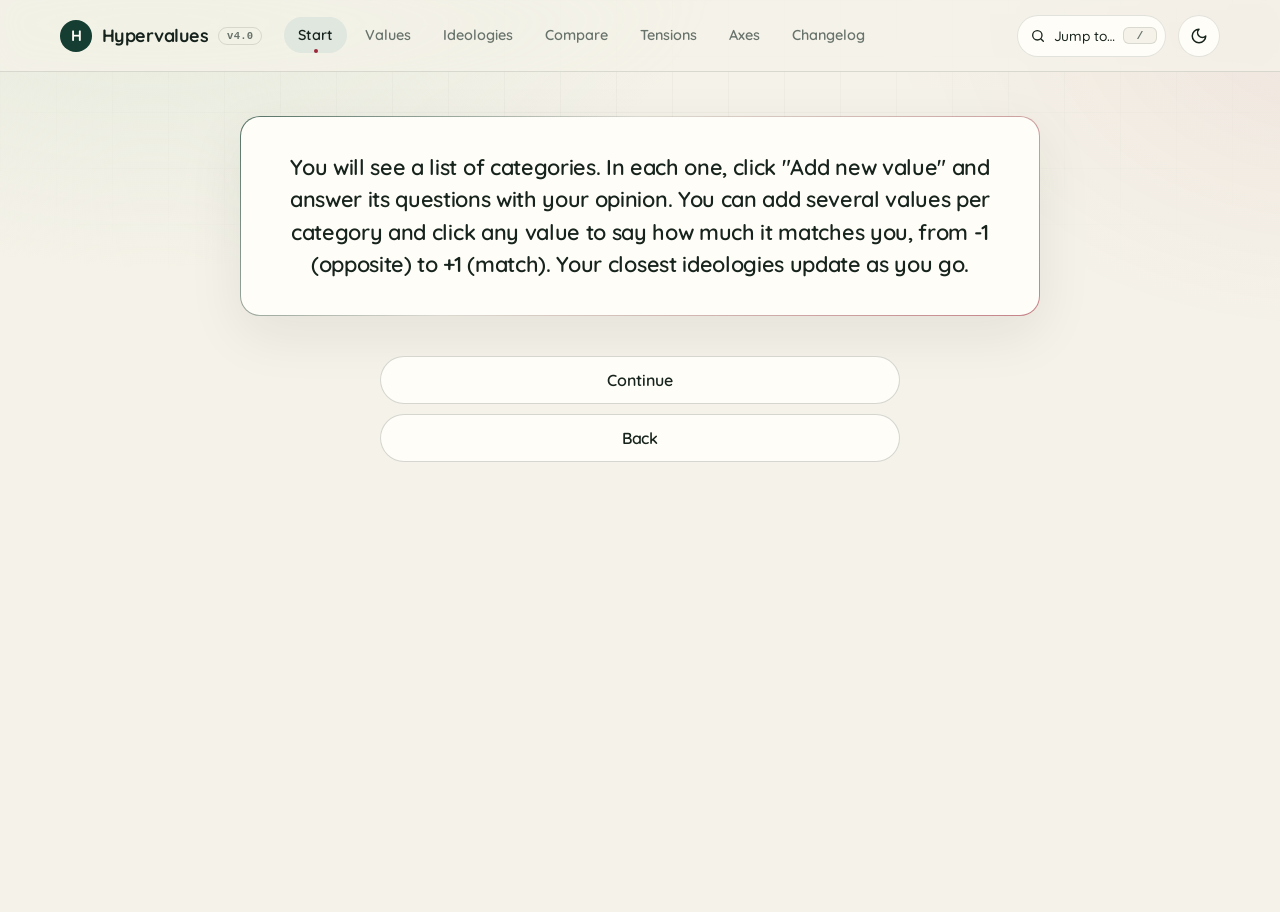
<file: Instruction.html>
<!DOCTYPE html>
<html lang="en">
<head>
    <meta charset="UTF-8">
    <meta name="viewport" content="width=device-width, initial-scale=1.0">
    <title>HyperValues</title>
    <link rel="stylesheet" href="style.css">
    <link rel="icon" type="image/svg+xml" href="icon.svg">
    <script src="theme.js"></script>
</head>
<body>
    <div class="main-container">
    <div class="question-container">
        <h2 id="question">You will see a list of categories. In each one, click "Add new value" and answer its questions with your opinion. You can add several values per category and click any value to say how much it matches you, from -1 (opposite) to +1 (match). Your closest ideologies update as you go.</h2>
    </div>
    
    <div id="buttons">
        <button onclick="startQuiz()">Continue</button>
        <button onclick="location.href='index.html'">Back</button>
    </div>
    </div>
    <script>
        // a new quiz starts with an empty list
        function startQuiz() {
            try {
                localStorage.removeItem('quizAnswers');
                localStorage.removeItem('quizResults');
                localStorage.removeItem('hvResultMode');
            } catch (e) { /* storage is not available */ }
            location.href = 'results.html';
        }
            // Custom Results shares this page: same categories, but values are picked from a visual list
        const customMode = new URLSearchParams(location.search).get('mode') === 'custom';
        if (customMode) {
            document.getElementById('question').innerText = 'You will see a list of categories. In each one, click "Add new value" and pick a value from the visual list; no questions are asked. You can add several values per category and click any value to say how much it matches you, from -1 (opposite) to +1 (match). Your closest ideologies update as you go.';
        }

        // Custom Results: mark the session as custom once the page's own startQuiz() has cleared the old answers
        if (typeof startQuiz === 'function') {
            const originalStartQuiz = startQuiz;
            startQuiz = function () {
                originalStartQuiz();
                try { if (customMode) localStorage.setItem('hvResultMode', 'custom'); else localStorage.removeItem('hvResultMode'); } catch (e) { /* no storage */ }
            };
        }
    </script>
</body>
</html>
</file>
<file: style.css>
/* Hypervalues 4.0 design system (Quicksand font as before). Tokens first, then base, top bar, components. The specialist modules
   (insights, compare, custom axes, image viewer, 3D map) follow at the end and use the same tokens. */
@import url('https://fonts.googleapis.com/css2?family=Quicksand:wght@300;400;500;600;700&display=swap');

:root {
    color-scheme: dark;
    --bg-color: #18181b;
    --card-bg: #27272a;
    --surface-2: #323238;
    --text-primary: #f4f4f5;
    --text-dim: #a1a1aa;
    --accent-primary: #d4d4d8;
    --accent-soft: #71717a;
    --border-color: rgba(255, 255, 255, 0.08);
    --card-border: rgba(255, 255, 255, 0.05);
    --radius-lg: 20px;
    --radius-sm: 12px;
    --soft-shadow: 0 10px 40px rgba(0, 0, 0, 0.4);
    --hover-shadow: rgba(255, 255, 255, 0.1);
    --corner-fill: #f4f4f5;
    --corner-color: #18181b;
    --focus-ring: #7aa7ff;
    --smooth-transition: all 0.35s cubic-bezier(0.23, 1, 0.32, 1);
    --brand: #e4e4e7;
    --brand-2: #a1a1aa;
    --brand-grad: linear-gradient(135deg, #ffffff 0%, #d4d4d8 50%, #a1a1aa 100%);
    --on-brand: #18181b;
    --glass: rgba(24, 24, 27, 0.78);
    --grid-line: rgba(255, 255, 255, 0.03);
    --glow-a: rgba(255, 255, 255, 0.07);
    --glow-b: rgba(255, 255, 255, 0.035);
    --mono: ui-monospace, 'SF Mono', 'JetBrains Mono', Menlo, Consolas, monospace;
    --topbar-h: 60px;
}

[data-theme="light"] {
    color-scheme: light;
    --bg-color: #f6f6f8;
    --card-bg: #ffffff;
    --surface-2: #efeff4;
    --text-primary: #0b0b0e;
    --text-dim: #5b5b67;
    --accent-primary: #0b0b0e;
    --accent-soft: rgba(0, 0, 0, 0.12);
    --border-color: rgba(0, 0, 0, 0.11);
    --card-border: rgba(0, 0, 0, 0.07);
    --soft-shadow: 0 1px 2px rgba(0, 0, 0, 0.04), 0 14px 36px rgba(20, 20, 50, 0.08);
    --hover-shadow: rgba(79, 70, 229, 0.22);
    --corner-fill: #0b0b0e;
    --corner-color: #f6f6f8;
    --focus-ring: #4338ca;
    --brand: #4f46e5;
    --brand-2: #9333ea;
    --brand-grad: linear-gradient(135deg, #4f46e5 0%, #7c3aed 55%, #9333ea 100%);
    --on-brand: #ffffff;
    --glass: rgba(246, 246, 248, 0.8);
    --glow-a: rgba(79, 70, 229, 0.16);
    --glow-b: rgba(147, 51, 234, 0.12);
    --grid-line: rgba(0, 0, 0, 0.04);
}

html { -webkit-text-size-adjust: 100%; text-size-adjust: 100%; scroll-behavior: smooth; }

body {
    margin: 0; padding: 0 env(safe-area-inset-right) env(safe-area-inset-bottom) env(safe-area-inset-left);
    min-height: 100vh; display: flex; flex-direction: column; align-items: center;
    font-family: 'Quicksand', sans-serif;
    line-height: 1.55; -webkit-font-smoothing: antialiased;
    background-color: var(--bg-color); color: var(--text-primary); overflow-x: hidden;
}
body::before {   /* soft colored glow behind the page */
    content: ""; position: fixed; inset: 0; z-index: -2; pointer-events: none;
    background:
        radial-gradient(60rem 38rem at 12% -12%, var(--glow-a), transparent 62%),
        radial-gradient(48rem 34rem at 104% 2%, var(--glow-b), transparent 58%);
}
body::after {    /* fine grid that fades out downwards */
    content: ""; position: fixed; inset: 0; z-index: -1; pointer-events: none;
    background-image: linear-gradient(var(--grid-line) 1px, transparent 1px), linear-gradient(90deg, var(--grid-line) 1px, transparent 1px);
    background-size: 56px 56px;
    -webkit-mask-image: radial-gradient(ellipse 80% 55% at 50% 0%, #000 0%, transparent 75%);
    mask-image: radial-gradient(ellipse 80% 55% at 50% 0%, #000 0%, transparent 75%);
}

/* ===== Top bar ===== */
.hv-topbar {
    position: sticky; top: 0; z-index: 100; width: 100%; height: var(--topbar-h); box-sizing: border-box;
    display: flex; align-items: center; gap: 14px; padding: 0 20px;
    background: var(--glass); border-bottom: 1px solid var(--border-color);
    -webkit-backdrop-filter: saturate(1.6) blur(14px); backdrop-filter: saturate(1.6) blur(14px);
}
.hv-brand { display: inline-flex; align-items: center; gap: 10px; color: var(--text-primary); font-weight: 700; font-size: 1.02rem; letter-spacing: -0.02em; text-decoration: none; }
.hv-brand:hover { color: var(--text-primary); text-decoration: none; }
.hv-brand img { width: 22px; height: 22px; display: block; }
.hv-ver { padding: 2px 8px; border: 1px solid var(--border-color); border-radius: 999px; color: var(--text-dim); font: 600 0.68rem var(--mono); letter-spacing: 0.02em; }
.hv-nav { display: flex; align-items: center; gap: 2px; margin: 0 0 0 10px; flex: 1; min-width: 0; }
.hv-nav a { padding: 8px 12px; border-radius: 10px; color: var(--text-dim); font-size: 0.9rem; font-weight: 500; text-decoration: none; white-space: nowrap; transition: var(--smooth-transition); }
.hv-nav a:hover { color: var(--text-primary); background: var(--surface-2); text-decoration: none; }
.hv-nav a[aria-current="page"] { color: var(--text-primary); background: var(--surface-2); box-shadow: inset 0 0 0 1px var(--border-color); }
.hv-topbar button.theme-toggle-corner, .hv-topbar button.hv-burger {
    position: static; width: 38px; height: 38px; min-height: 0; padding: 0; margin: 0; display: inline-grid; place-items: center;
    border: 1px solid var(--border-color); border-radius: 50%; background: var(--card-bg); color: var(--text-primary);
    clip-path: none; box-shadow: none; transform: none; line-height: 0; cursor: pointer;
}
.hv-topbar button.theme-toggle-corner:hover, .hv-topbar button.hv-burger:hover { background: var(--surface-2); border-color: var(--accent-soft); transform: none; box-shadow: none; color: var(--text-primary); }
.theme-toggle-corner svg, .hv-burger svg { width: 18px; height: 18px; fill: none; stroke: currentColor; stroke-width: 2; stroke-linecap: round; stroke-linejoin: round; }
.theme-toggle-corner .icon-sun { display: block; }
.theme-toggle-corner .icon-moon { display: none; }
[data-theme="light"] .theme-toggle-corner .icon-sun { display: none; }
[data-theme="light"] .theme-toggle-corner .icon-moon { display: block; }
.hv-topbar button.hv-burger { display: none; border-radius: 12px; }
@media (max-width: 860px) {
    .hv-topbar { padding: 0 14px; }
    .hv-ver { display: none; }
    .hv-search { margin-left: auto; }
    .hv-search-text, .hv-search kbd { display: none; }
    .hv-topbar button.hv-search { width: 38px; padding: 0; justify-content: center; }
    .hv-topbar button.hv-burger { display: inline-grid; }
    .hv-nav { display: none; position: absolute; top: var(--topbar-h); left: 0; right: 0; margin: 0; padding: 10px 12px 14px; flex-direction: column; align-items: stretch; background: var(--bg-color); border-bottom: 1px solid var(--border-color); box-shadow: 0 20px 40px rgba(0, 0, 0, 0.25); }
    .hv-topbar.open .hv-nav { display: flex; }
    .hv-nav a { padding: 14px 12px; font-size: 1rem; }
}

/* ===== Layout ===== */
.main-container { width: 100%; max-width: 1120px; min-height: calc(100vh - var(--topbar-h)); padding: 48px 24px 80px; box-sizing: border-box; display: flex; flex-direction: column; align-items: center; }
.title-container { display: flex; align-items: center; gap: 10px; margin-bottom: 14px; }
h1 { margin: 0 0 0.35em; color: var(--text-primary); font-weight: 700; font-size: clamp(2.1rem, 5vw, 3.2rem); line-height: 1.08; letter-spacing: -0.02em; text-align: center; }
.version-icon { width: 30px; height: auto; opacity: 0.3; filter: grayscale(1); }
.intro-text { max-width: 760px; color: var(--text-dim); line-height: 1.7; }
a:hover { color: var(--brand); text-decoration: underline; }

/* ===== Home ===== */
.hv-hero { text-align: center; max-width: 760px; padding: 28px 0 34px; }
.hv-eyebrow { display: inline-flex; align-items: center; gap: 8px; margin-bottom: 18px; padding: 5px 12px; border: 1px solid var(--border-color); border-radius: 999px; background: var(--card-bg); color: var(--text-dim); font: 600 0.74rem var(--mono); letter-spacing: 0.04em; text-transform: uppercase; }
.hv-eyebrow::before { content: ""; width: 7px; height: 7px; border-radius: 50%; background: var(--brand-grad); }
.hv-hero h1 { font-size: clamp(2.6rem, 8vw, 4.6rem); letter-spacing: -0.02em; background: var(--brand-grad); -webkit-background-clip: text; background-clip: text; -webkit-text-fill-color: transparent; color: transparent; padding-bottom: 0.06em; }
.hv-lead { margin: 0 auto 26px; max-width: 600px; color: var(--text-dim); font-size: 1.1rem; line-height: 1.65; }
.hv-cta { display: flex; flex-wrap: wrap; gap: 12px; justify-content: center; }
.hv-btn { display: inline-flex; align-items: center; justify-content: center; gap: 8px; padding: 13px 24px; border: 1px solid var(--border-color); border-radius: var(--radius-sm); background: var(--card-bg); color: var(--text-primary); font: 700 1rem 'Quicksand', sans-serif; text-decoration: none; cursor: pointer; transition: var(--smooth-transition); }
.hv-btn:hover { background: var(--surface-2); border-color: var(--accent-soft); color: var(--text-primary); text-decoration: none; transform: translateY(-1px); }
.hv-btn.primary { border-color: transparent; background: var(--brand-grad); color: var(--on-brand); box-shadow: 0 10px 30px -10px color-mix(in srgb, var(--brand) 80%, transparent); }
.hv-btn.primary:hover { color: var(--on-brand); filter: brightness(1.08); box-shadow: 0 14px 34px -10px color-mix(in srgb, var(--brand) 90%, transparent); }
.hv-section-label { align-self: flex-start; margin: 30px 0 12px; color: var(--text-dim); font: 600 0.74rem var(--mono); letter-spacing: 0.1em; text-transform: uppercase; }
.hv-grid { width: 100%; display: grid; grid-template-columns: repeat(auto-fill, minmax(250px, 1fr)); gap: 14px; }
.hv-card { position: relative; display: flex; flex-direction: column; gap: 6px; padding: 20px 22px 22px; border: 1px solid var(--card-border); border-radius: 18px; background: var(--card-bg); color: var(--text-primary); text-decoration: none; box-shadow: var(--soft-shadow); transition: var(--smooth-transition); overflow: hidden; }
.hv-card::before { content: ""; position: absolute; inset: 0; opacity: 0; background: radial-gradient(320px 140px at 100% 0%, color-mix(in srgb, var(--brand) 16%, transparent), transparent 70%); transition: opacity 0.25s ease; pointer-events: none; }
.hv-card:hover { border-color: color-mix(in srgb, var(--brand) 55%, var(--border-color)); transform: translateY(-3px); color: var(--text-primary); text-decoration: none; }
.hv-card:hover::before { opacity: 1; }
.hv-card-n { color: var(--brand); font: 600 0.74rem var(--mono); letter-spacing: 0.06em; }
.hv-card h3 { margin: 2px 0 0; font-size: 1.08rem; font-weight: 650; letter-spacing: -0.015em; }
.hv-card p { margin: 0; color: var(--text-dim); font-size: 0.9rem; line-height: 1.55; }
.hv-card-arrow { position: absolute; top: 18px; right: 20px; color: var(--text-dim); font-size: 1.1rem; transition: var(--smooth-transition); }
.hv-card:hover .hv-card-arrow { color: var(--brand); transform: translate(2px, -2px); }

/* ===== Quiz and page content ===== */
.question-container { min-height: 140px; margin-bottom: 20px; display: flex; align-items: center; justify-content: center; width: 100%; }
#question {
    max-width: 800px; margin: 0; padding: 34px 44px; box-sizing: border-box; text-align: center;
    font-size: 1.35rem; font-weight: 600; line-height: 1.5; letter-spacing: -0.015em; border-radius: var(--radius-lg); box-shadow: var(--soft-shadow);
    border: 1px solid transparent;
    background: linear-gradient(var(--card-bg), var(--card-bg)) padding-box, linear-gradient(135deg, color-mix(in srgb, var(--brand) 70%, transparent), var(--card-border) 40%, color-mix(in srgb, var(--brand-2) 55%, transparent)) border-box;
}
button {
    padding: 13px 20px; border: 1px solid var(--border-color); border-radius: var(--radius-sm); background-color: var(--card-bg); color: var(--text-primary);
    font-family: inherit; font-size: 1rem; font-weight: 600; letter-spacing: -0.005em; cursor: pointer; transition: var(--smooth-transition);
}
button:hover { background-color: var(--surface-2); border-color: color-mix(in srgb, var(--brand) 55%, var(--border-color)); transform: translateY(-1px); box-shadow: 0 8px 24px -10px var(--hover-shadow); }
button:active { transform: translateY(0); }
.description-box { width: 100%; max-width: 820px; box-sizing: border-box; align-self: center; margin-top: 12px; padding: 18px 28px; border: 1px solid var(--card-border); border-radius: var(--radius-lg); background-color: var(--card-bg); box-shadow: var(--soft-shadow); text-align: left; line-height: 1.7; }
.description-box h3 { margin: 0.3em 0 0.4em; font-size: 1.12rem; font-weight: 700; letter-spacing: -0.015em; }
.description-box ul { padding-left: 1.25em; }
.description-box li { margin: 0.4em 0; color: var(--text-primary); }
.license-bubble { width: 90%; max-width: 820px; max-height: 60vh; margin: 20px 0; padding: 28px; box-sizing: border-box; overflow-y: auto; border: 1px solid var(--card-border); border-radius: var(--radius-lg); background-color: var(--card-bg); color: var(--text-primary); box-shadow: var(--soft-shadow); }
#buttons { display: flex; flex-direction: column; gap: 10px; width: 100%; max-width: 520px; margin: 20px 0 50px; }
#buttons.multi-column { display: flex; flex-direction: column; max-width: 520px; gap: 10px; }
.button-container { display: flex; flex-direction: column; align-items: center; gap: 12px; width: 100%; margin: 20px 0 40px; }
.button-container button { width: auto; min-width: 220px; max-width: 400px; text-align: center; }
.values-flex-container { display: flex; justify-content: flex-start; flex-wrap: wrap; gap: 20px 14px; margin-top: 18px; width: 100%; box-sizing: border-box; }
#ideologies-container .values-flex-container { display: flex; flex-wrap: wrap; justify-content: flex-start; gap: 10px; margin-top: 14px; }
.result-item { display: flex; flex-direction: column; align-items: center; justify-content: flex-start; width: 140px; min-width: 0; padding: 12px 6px 10px; box-sizing: border-box; border: 1px solid transparent; border-radius: 16px; transition: var(--smooth-transition); }
.result-item:hover { background: var(--card-bg); border-color: var(--card-border); box-shadow: var(--soft-shadow); }
.result-icon { width: 88px; height: 88px; margin-bottom: 10px; flex-shrink: 0; filter: drop-shadow(0 6px 14px rgba(0, 0, 0, 0.28)); transition: var(--smooth-transition); }
.result-item:hover .result-icon { transform: scale(1.07); }
.result-text { width: 100%; margin: 0; padding: 0 4px; box-sizing: border-box; color: var(--text-dim); font-size: 0.76rem; font-weight: 600; line-height: 1.3; letter-spacing: 0.03em; text-transform: uppercase; text-align: center; overflow-wrap: anywhere; word-break: normal; hyphens: auto; }
.result-agree { margin: 2px 0 0; color: var(--text-dim); font: 600 0.78rem var(--mono); line-height: 1.2; text-align: center; }
.result-none { box-sizing: border-box; border: 2px dashed rgba(127, 127, 127, 0.5); border-radius: 50%; filter: none; }
.result-none.add-icon { display: flex; align-items: center; justify-content: center; }
.result-none.add-icon::before { content: "+"; color: var(--text-dim); font-size: 2rem; line-height: 1; }
.label-bubble { display: inline-block; margin: 14px 0; padding: 13px 34px; box-sizing: border-box; border-radius: 999px; color: #ffffff; font-weight: 700; font-size: 1.6rem; letter-spacing: -0.02em; box-shadow: 0 10px 30px -10px rgba(0, 0, 0, 0.5), inset 0 1px 0 rgba(255, 255, 255, 0.25); transition: var(--smooth-transition); }
#secondary-label { margin-top: 10px; border: 2px solid; background-color: transparent !important; font-size: 1.05rem; box-shadow: none; }
.category-section { width: 100%; margin-bottom: 40px; }
.category-title { display: flex; align-items: center; gap: 10px; margin: 0 0 18px; padding-bottom: 10px; border-bottom: 1px solid var(--border-color); color: var(--text-primary); font-size: 1.15rem; font-weight: 700; letter-spacing: -0.015em; text-align: left; }
.category-title::before { content: ""; flex: none; width: 8px; height: 8px; border-radius: 3px; background: var(--brand-grad); }
.desc-icon { width: 110px; height: 110px; margin-bottom: 14px; filter: drop-shadow(0 10px 20px rgba(0, 0, 0, 0.35)); transition: var(--smooth-transition); }
.desc-icon:hover { transform: scale(1.05); }
.original-work-sign { display: none; margin: 0 auto; color: var(--text-primary); text-align: center; text-decoration: none; }
.version-text { margin-top: -4px; color: var(--text-dim); font: 500 0.78rem var(--mono); letter-spacing: 0.02em; opacity: 0.8; }
.footer-icons { display: flex; justify-content: center; align-items: center; gap: 14px; margin-top: 36px; }
.footer-icon-link { display: inline-flex; align-items: center; justify-content: center; width: 48px; height: 48px; border: 1px solid var(--border-color); border-radius: 50%; background: var(--card-bg); text-decoration: none; transition: var(--smooth-transition); }
.footer-icon-link:hover { border-color: var(--accent-soft); background: var(--surface-2); text-decoration: none; transform: translateY(-2px); }
.footer-icon { width: 24px; height: 24px; opacity: 0.85; }
.footer-icon-link:hover .footer-icon { opacity: 1; }

/* closest-ideology pills */
#closest-section { display: flex; flex-direction: column; align-items: center; width: 100%; margin-top: 4px; }
.closest-heading { margin: 8px 0 4px; color: var(--text-dim); font: 600 0.74rem var(--mono); letter-spacing: 0.1em; text-transform: uppercase; }
#closest-list { display: flex; flex-direction: column; align-items: center; width: 100%; }
.closest-pill { display: inline-block; max-width: 100%; margin: 6px 0; padding: 12px 32px; box-sizing: border-box; border: 2px solid var(--pill-color, #7a7a7a); border-radius: 999px; background-color: transparent; color: var(--pill-ink-dark, var(--pill-color, #7a7a7a)); font-size: 1.02rem; font-weight: 700; letter-spacing: -0.01em; text-align: center; text-decoration: none; overflow-wrap: break-word; word-break: normal; hyphens: auto; transition: var(--smooth-transition); }
[data-theme="light"] .closest-pill { color: var(--pill-ink-light, var(--pill-color, #7a7a7a)); }
.label-score, .cp-score { white-space: nowrap; font-variant-numeric: tabular-nums; }
.closest-pill:hover { text-decoration: none; filter: brightness(1.15); transform: translateY(-1px); }
.category-list { width: 100%; }
#values-container .category-section { margin-bottom: 32px; scroll-margin-top: calc(var(--topbar-h) + 12px); }

/* sliders */
.slider-block { --thumb: 26px; --track: 44px; width: 100%; max-width: 520px; margin: 4px 0 10px; }
.slider-readout { text-align: center; margin-bottom: 4px; }
.slider-number { font-size: 1.9rem; font-weight: 700; letter-spacing: -0.03em; line-height: 1.2; font-variant-numeric: tabular-nums; }
.slider-word { min-height: 1.4em; color: var(--text-dim); font-size: 0.95rem; }
.slider { position: relative; height: var(--track); width: 100%; }
.slider-bar { position: absolute; left: calc(var(--thumb) / 2); right: calc(var(--thumb) / 2); top: 50%; height: 8px; transform: translateY(-50%); box-sizing: border-box; border: 1px solid var(--border-color); border-radius: 6px; background: linear-gradient(90deg, color-mix(in srgb, var(--brand) 35%, var(--surface-2)), var(--surface-2) 50%, color-mix(in srgb, var(--brand-2) 35%, var(--surface-2))); }
.slider input[type="range"] { position: absolute; inset: 0; width: 100%; height: 100%; margin: 0; padding: 0; background: transparent; -webkit-appearance: none; appearance: none; cursor: pointer; touch-action: pan-y; }
.slider input[type="range"]::-webkit-slider-runnable-track { height: var(--track); background: transparent; }
.slider input[type="range"]::-moz-range-track { height: var(--track); background: transparent; }
.slider input[type="range"]::-webkit-slider-thumb { -webkit-appearance: none; width: var(--thumb); height: var(--thumb); margin-top: calc((var(--track) - var(--thumb)) / 2); border: 3px solid var(--brand); border-radius: 50%; background: #ffffff; box-shadow: 0 2px 10px rgba(0, 0, 0, 0.4); }
.slider input[type="range"]::-moz-range-thumb { width: var(--thumb); height: var(--thumb); box-sizing: border-box; border: 3px solid var(--brand); border-radius: 50%; background: #ffffff; box-shadow: 0 2px 10px rgba(0, 0, 0, 0.4); }
.slider input[type="range"]:focus-visible { outline: none; }
.slider input[type="range"]:focus-visible::-webkit-slider-thumb { box-shadow: 0 0 0 4px color-mix(in srgb, var(--focus-ring) 45%, transparent); }
.slider input[type="range"]:focus-visible::-moz-range-thumb { box-shadow: 0 0 0 4px color-mix(in srgb, var(--focus-ring) 45%, transparent); }
.slider-labels { display: grid; grid-template-columns: repeat(3, 1fr); margin: 0 calc(var(--thumb) / 2); color: var(--text-dim); font-size: 0.82rem; line-height: 1.25; }
.slider-labels span:nth-child(1) { text-align: left; }
.slider-labels span:nth-child(2) { text-align: center; }
.slider-labels span:nth-child(3) { text-align: right; }

/* accessibility */
:focus-visible { outline: 3px solid var(--focus-ring); outline-offset: 3px; }
.main-container:focus { outline: none; }
.skip-link { position: fixed; top: 8px; left: 8px; z-index: 10000; padding: 10px 16px; border-radius: var(--radius-sm); background: var(--text-primary); color: var(--bg-color); font-weight: 700; text-decoration: none; transform: translateY(-200%); }
.skip-link:focus { transform: none; }
.sr-only { position: absolute; width: 1px; height: 1px; margin: -1px; padding: 0; overflow: hidden; clip: rect(0, 0, 0, 0); white-space: nowrap; border: 0; }
img, svg, canvas, video, table { max-width: 100%; }
button, .btn, a.button, .hv-btn, select, input[type="button"], input[type="submit"] { touch-action: manipulation; }
::selection { background: color-mix(in srgb, var(--brand) 40%, transparent); }
* { scrollbar-color: var(--accent-soft) transparent; }
@media (max-width: 800px) { .hv-hero { padding-top: 12px; } .hv-grid { grid-template-columns: 1fr; } .main-container { padding-top: 28px; } }

/* ===== Responsive and touch rules ===== */
@media (max-width: 800px){
  #values-container .category-section .values-flex-container{display: grid;
        grid-template-columns: repeat(3, minmax(0, 1fr));
        gap: 24px 10px;
        width: 100%;
        max-width: 100%;
        margin: 15px 0 0;
        justify-items: center;
        box-sizing: border-box;}
  .result-item{width: 100% !important;
        max-width: 105px;
        min-width: 0;
        display: flex;
        flex-direction: column;
        align-items: center;
        justify-content: flex-start;
        box-sizing: border-box;}
  .result-icon{width: 70px;
        height: 70px;
        margin-bottom: 6px;
        flex-shrink: 0;}
  .result-text{font-size: 0.68rem;
        line-height: 1.2;
        margin: 0;
        padding: 0 2px;
        width: 100%;
        box-sizing: border-box;
        overflow-wrap: anywhere;
        word-break: normal;
        hyphens: auto;}
  #ideologies-container .values-flex-container{display: flex !important;
        flex-direction: row !important;
        flex-wrap: wrap !important;
        justify-content: flex-start !important;
        align-items: center !important;
        gap: 8px !important;
        width: 100% !important;
        max-width: 100% !important;
        margin: 15px 0 0 !important;
        box-sizing: border-box !important;}
  #ideologies-container .label-bubble{font-size: 0.88rem !important;
        padding: 8px 18px !important;
        margin: 3px !important;
        width: auto !important;
        max-width: 100% !important;
        display: inline-flex !important;
        align-items: center !important;
        justify-content: center !important;
        text-align: center !important;
        line-height: 1.3 !important;
        border-radius: 50px !important;
        box-sizing: border-box !important;
        overflow-wrap: break-word !important;
        word-break: normal !important;
        hyphens: auto !important;}
  .label-bubble{font-size: 0.85rem;
        padding: 8px 16px;
        margin: 4px;
        width: auto;
        max-width: 90%;
        box-sizing: border-box;
        text-align: center;}
  #label{font-size: 1.4rem !important;
        padding: 12px 28px !important;
        margin: 15px 0 8px 0 !important;
        display: inline-block;}
  #secondary-label{font-size: 0.95rem !important;
        padding: 8px 18px !important;
        margin-top: 8px !important;
        display: inline-block;}
  .button-container{align-items: center;}
  #ideology-title{font-size: 1.8rem;
        margin-bottom: 15px;
        padding: 0 10px;}
  .license-bubble{width: 100% !important;
        max-width: 100vw;
        box-sizing: border-box;
        padding: 20px !important;
        margin: 20px 0 !important;
        border-radius: var(--radius-sm);
        height: auto;
        max-height: 65vh;}
  #license-text{white-space: pre-wrap !important;
        word-wrap: break-word;
        font-size: 0.85rem;}
  .category-title{font-size: 1.2rem;
        text-align: left;
        width: 100%;}
}
@media (max-width: 800px){
  .closest-pill{max-width: 90%;
        padding: 8px 18px;
        font-size: 0.95rem;}
}
@media (min-width: 980px){
  .category-list{display: grid;
        grid-template-columns: repeat(2, minmax(0, 1fr));
        column-gap: 64px;
        align-items: start;}
}
@media (max-width: 800px){
  .main-container{padding: 28px 16px;}
  .question-container{min-height: 0;
        margin-bottom: 14px;}
  #question{padding: 22px 20px;
        font-size: 1.15rem;}
  button{padding: 14px 18px;
        font-size: 1rem;
        line-height: 1.35;}
  #buttons{margin-top: 10px;
        margin-bottom: 30px;}
  .button-container button{min-width: min(220px, 100%);}
}
@media (pointer: coarse){
  .slider-block{--thumb: 34px;
        --track: 56px;}
}
@media (hover: none){
  button:hover{background-color: var(--card-bg);
        color: var(--text-primary);
        transform: none;
        box-shadow: none;}
  .result-item:hover .result-icon{transform: none;}
}
@media (prefers-reduced-motion: reduce){
  *, *::before, *::after{animation-duration: 0.01ms !important;
        animation-iteration-count: 1 !important;
        transition-duration: 0.01ms !important;
        scroll-behavior: auto !important;}
  button:hover{transform: none;}
}
@media (pointer: coarse){
  button, .btn, a.button, select, input[type="button"], input[type="submit"]{min-height: 44px;}
}
@media (max-width: 700px){
  h1{font-size: clamp(1.6rem, 8vw, 2.2rem); overflow-wrap: anywhere;}
  table{display: block; overflow-x: auto;}
}

@media (max-width: 700px) { .hv-hero h1 { font-size: clamp(2.4rem, 13vw, 3.2rem); } }

/* ===== Menu: sliding highlight, quick jump, scroll state ===== */
.hv-topbar { transition: background-color 0.3s ease, box-shadow 0.3s ease, border-color 0.3s ease; }
.hv-topbar.scrolled { box-shadow: 0 10px 30px -18px rgba(0, 0, 0, 0.55); }
.hv-brand img { transition: transform 0.6s cubic-bezier(0.23, 1, 0.32, 1); }
.hv-brand:hover img { transform: rotate(360deg) scale(1.12); }
.hv-nav { position: relative; }
.hv-nav a { position: relative; z-index: 1; }
.hv-nav a:hover, .hv-nav a[aria-current="page"] { background: transparent; box-shadow: none; }
.hv-nav-pill { position: absolute; z-index: 0; top: 50%; left: 0; height: 34px; width: 0; opacity: 0; transform: translateY(-50%); border-radius: 10px; background: var(--surface-2); box-shadow: inset 0 0 0 1px var(--border-color); pointer-events: none; transition: left 0.35s cubic-bezier(0.23, 1, 0.32, 1), width 0.35s cubic-bezier(0.23, 1, 0.32, 1), opacity 0.2s ease; }
.hv-topbar button.hv-search { display: inline-flex; align-items: center; gap: 8px; height: 38px; min-height: 0; padding: 0 8px 0 12px; border: 1px solid var(--border-color); border-radius: 999px; background: var(--card-bg); color: var(--text-dim); font: 500 0.86rem 'Quicksand', sans-serif; transform: none; box-shadow: none; }
.hv-topbar button.hv-search:hover { color: var(--text-primary); border-color: var(--accent-soft); background: var(--surface-2); transform: none; box-shadow: none; }
.hv-search svg { width: 16px; height: 16px; fill: none; stroke: currentColor; stroke-width: 2; stroke-linecap: round; stroke-linejoin: round; }
.hv-search kbd { min-width: 20px; padding: 1px 6px; border: 1px solid var(--border-color); border-radius: 6px; background: var(--bg-color); color: var(--text-dim); font: 600 0.72rem var(--mono); text-align: center; }
.hv-topbar button.theme-toggle-corner svg { transition: transform 0.5s cubic-bezier(0.23, 1, 0.32, 1); }
.hv-topbar button.theme-toggle-corner:hover svg { transform: rotate(35deg) scale(1.1); }
@keyframes hv-drop { from { opacity: 0; transform: translateY(-8px); } to { opacity: 1; transform: none; } }
@keyframes hv-pop { from { opacity: 0; transform: translateY(8px) scale(0.98); } to { opacity: 1; transform: none; } }
@media (max-width: 860px) {
    .hv-nav-pill { display: none; }
    .hv-nav a:hover, .hv-nav a[aria-current="page"] { background: var(--surface-2); }
    .hv-topbar.open .hv-nav { animation: hv-drop 0.25s ease both; }
    .hv-topbar.open .hv-nav a { animation: hv-pop 0.35s cubic-bezier(0.23, 1, 0.32, 1) both; }
    .hv-topbar.open .hv-nav a:nth-child(2) { animation-delay: 0.03s; }
    .hv-topbar.open .hv-nav a:nth-child(3) { animation-delay: 0.06s; }
    .hv-topbar.open .hv-nav a:nth-child(4) { animation-delay: 0.09s; }
    .hv-topbar.open .hv-nav a:nth-child(5) { animation-delay: 0.12s; }
    .hv-topbar.open .hv-nav a:nth-child(6) { animation-delay: 0.15s; }
    .hv-topbar.open .hv-nav a:nth-child(7) { animation-delay: 0.18s; }
    .hv-topbar.open .hv-nav a:nth-child(8) { animation-delay: 0.21s; }
}
.hv-palette { position: fixed; inset: 0; z-index: 10000; display: flex; justify-content: center; align-items: flex-start; padding: 14vh 14px 14px; box-sizing: border-box; background: rgba(0, 0, 0, 0.55); -webkit-backdrop-filter: blur(6px); backdrop-filter: blur(6px); animation: hv-drop 0.18s ease both; }
.hv-palette-panel { width: min(580px, 100%); max-height: 70vh; display: flex; flex-direction: column; overflow: hidden; border: 1px solid var(--border-color); border-radius: 18px; background: var(--card-bg); box-shadow: 0 30px 80px -20px rgba(0, 0, 0, 0.7); animation: hv-pop 0.22s cubic-bezier(0.23, 1, 0.32, 1) both; }
.hv-palette-input { width: 100%; box-sizing: border-box; padding: 18px 20px; border: 0; border-bottom: 1px solid var(--border-color); background: transparent; color: var(--text-primary); font: 600 1.05rem 'Quicksand', sans-serif; outline: none; }
.hv-palette-input::placeholder { color: var(--text-dim); }
.hv-palette-list { margin: 0; padding: 8px; list-style: none; overflow-y: auto; }
.hv-palette-item { display: flex; align-items: center; justify-content: space-between; gap: 12px; padding: 11px 12px; border-radius: 10px; cursor: pointer; }
.hv-palette-item.active { background: var(--surface-2); box-shadow: inset 0 0 0 1px var(--border-color); }
.hv-palette-label { font-weight: 600; overflow-wrap: anywhere; }
.hv-palette-kind { flex: none; color: var(--text-dim); font: 600 0.7rem var(--mono); letter-spacing: 0.08em; text-transform: uppercase; }
.hv-palette-empty { padding: 16px 12px; color: var(--text-dim); }
.hv-palette-hint { padding: 10px 16px; border-top: 1px solid var(--border-color); color: var(--text-dim); font-size: 0.78rem; }

/* ===== Home cards: cursor glow ===== */
.hv-card::before { background: radial-gradient(260px circle at var(--mx, 100%) var(--my, 0%), rgba(255, 255, 255, 0.1), transparent 70%); }
[data-theme="light"] .hv-card::before { background: radial-gradient(260px circle at var(--mx, 100%) var(--my, 0%), color-mix(in srgb, var(--brand) 14%, transparent), transparent 70%); }

/* ===== Answer cards ===== */
@keyframes hv-card-in { from { opacity: 0; transform: translateY(18px) scale(0.96); } to { opacity: 1; transform: none; } }
#buttons.cards { display: grid; grid-template-columns: repeat(auto-fit, minmax(min(100%, 210px), 1fr)); gap: 16px; width: 100%; max-width: 1100px; margin: 8px 0 20px; perspective: 1200px; }
#buttons.cards > button.answer-card {
    position: relative; z-index: 1; display: flex; flex-direction: column; align-items: flex-start; justify-content: flex-start; gap: 14px;
    min-height: 150px; padding: 20px 20px 22px; box-sizing: border-box; overflow: hidden; text-align: left;
    border: 1px solid var(--border-color); border-radius: var(--radius-lg); background-color: var(--card-bg); color: var(--text-primary);
    font-size: 1rem; font-weight: 600; line-height: 1.45; letter-spacing: 0; box-shadow: var(--soft-shadow);
    animation: hv-card-in 0.55s cubic-bezier(0.23, 1, 0.32, 1) both; animation-delay: calc(var(--i, 0) * 70ms);
    transition: transform 0.35s cubic-bezier(0.23, 1, 0.32, 1), background-color 0.25s ease, color 0.25s ease, border-color 0.25s ease, box-shadow 0.35s ease, opacity 0.35s ease, filter 0.35s ease;
}
#buttons.cards > .answer-card::before { content: ""; position: absolute; inset: 0; opacity: 0; pointer-events: none; transition: opacity 0.25s ease; background: radial-gradient(240px circle at var(--mx, 50%) var(--my, 0%), rgba(0, 0, 0, 0.07), transparent 70%); }
#buttons.cards > .answer-card::after { content: ""; position: absolute; left: 0; top: 0; width: 100%; height: 4px; background: var(--card-accent, transparent); }
#buttons.cards > .answer-card:hover::before, #buttons.cards > .answer-card:focus-visible::before { opacity: 1; }
.card-key { display: inline-grid; place-items: center; min-width: 26px; height: 26px; padding: 0 6px; box-sizing: border-box; border: 1px solid var(--border-color); border-radius: 8px; color: var(--text-dim); font: 600 0.75rem var(--mono); transition: var(--smooth-transition); }
.card-text { display: block; }
/* hover and keyboard focus: white, forward, slightly tilted toward the cursor */
#buttons.cards > .answer-card:hover, #buttons.cards > .answer-card:focus-visible {
    z-index: 5; transform: translateY(-8px) scale(1.05) rotateX(var(--rx, 0deg)) rotateY(var(--ry, 0deg));
    background-color: #ffffff; color: #18181b; border-color: #ffffff; outline: none;
    box-shadow: 0 30px 60px -14px rgba(0, 0, 0, 0.65), 0 0 0 1px #ffffff;
}
#buttons.cards > .answer-card:hover .card-key, #buttons.cards > .answer-card:focus-visible .card-key { border-color: rgba(0, 0, 0, 0.22); color: #52525b; }
[data-theme="light"] #buttons.cards > .answer-card:hover, [data-theme="light"] #buttons.cards > .answer-card:focus-visible { background-color: #0b0b0e; color: #ffffff; border-color: #0b0b0e; box-shadow: 0 30px 60px -14px rgba(0, 0, 0, 0.45); }
[data-theme="light"] #buttons.cards > .answer-card:hover::before { background: radial-gradient(240px circle at var(--mx, 50%) var(--my, 0%), rgba(255, 255, 255, 0.14), transparent 70%); }
[data-theme="light"] #buttons.cards > .answer-card:hover .card-key, [data-theme="light"] #buttons.cards > .answer-card:focus-visible .card-key { border-color: rgba(255, 255, 255, 0.3); color: #d4d4d8; }
#buttons.cards:has(.answer-card:hover) > .answer-card:not(:hover), #buttons.cards:has(.answer-card:focus-visible) > .answer-card:not(:focus-visible) { opacity: 0.5; transform: scale(0.97); filter: saturate(0.6); }
/* chosen: pops forward while the others fall back */
#buttons.cards > .answer-card.chosen { z-index: 6; transform: translateY(-12px) scale(1.09); background-color: #ffffff; color: #18181b; border-color: #ffffff; box-shadow: 0 0 0 4px var(--focus-ring), 0 36px 70px -14px rgba(0, 0, 0, 0.7); }
#buttons.cards > .answer-card.chosen .card-key { border-color: #18181b; background: #18181b; color: #ffffff; }
[data-theme="light"] #buttons.cards > .answer-card.chosen { background-color: #0b0b0e; color: #ffffff; border-color: #0b0b0e; }
[data-theme="light"] #buttons.cards > .answer-card.chosen .card-key { border-color: #ffffff; background: #ffffff; color: #0b0b0e; }
#buttons.cards > .answer-card.faded { opacity: 0.25; transform: scale(0.94); filter: blur(1.5px) saturate(0.5); }
#buttons.cards.locked { pointer-events: none; }
#buttons.cards > button:not(.answer-card) { grid-column: 1 / -1; justify-self: center; min-width: 200px; margin-top: 6px; }
@media (hover: none) {
    #buttons.cards > .answer-card:hover { transform: none; background-color: var(--card-bg); color: var(--text-primary); border-color: var(--border-color); box-shadow: var(--soft-shadow); }
    #buttons.cards:has(.answer-card:hover) > .answer-card:not(:hover) { opacity: 1; transform: none; filter: none; }
    #buttons.cards > .answer-card:active { transform: scale(0.98); background-color: #ffffff; color: #18181b; }
}
@media (prefers-reduced-motion: reduce) {
    #buttons.cards > button.answer-card { animation: none; }
    .hv-brand:hover img, .hv-topbar button.theme-toggle-corner:hover svg { transform: none; }
}

/* ===== Specialist modules: insights, compare, custom axes, image viewer, 3D map ===== */
.results-panel{display: flex; flex-direction: column; align-items: center; width: 100%; margin: 4px 0 8px;}
.iv-viewer{display: flex; flex-direction: column; align-items: center; width: 100%; margin: 14px 0 8px;}
.iv-nav{display: flex; align-items: center; justify-content: center; gap: 14px;}
.iv-arrow{flex: 0 0 auto; display: flex; align-items: center; justify-content: center; width: 44px; height: 44px; min-width: 0; padding: 0; border-radius: 50%; box-shadow: none; line-height: 1;}
.iv-arrow::before{content: ""; width: 10px; height: 10px; margin-left: 5px; border-left: 2px solid currentColor; border-bottom: 2px solid currentColor; transform: rotate(45deg);}
.iv-arrow-next::before{margin-left: 0; margin-right: 5px; transform: rotate(225deg);}
.iv-dots{display: flex; flex-wrap: wrap; justify-content: center; gap: 8px; max-width: 280px;}
.iv-dot{width: 9px; height: 9px; min-width: 0; padding: 0; border: 0; border-radius: 50%; background-color: var(--text-dim); box-shadow: none; opacity: 0.4;}
.iv-dot:hover{background-color: var(--text-dim); opacity: 0.8;}
.iv-dot.active{background-color: var(--text-primary); opacity: 1;}
.iv-caption{margin: 6px 0 22px; min-height: 1.2em; font-size: 0.78rem; color: var(--text-dim);}
.value-edit{width: 100%; justify-content: center;}
.download-row{display: flex; justify-content: center; align-items: stretch; gap: 10px; width: 100%;}
.download-row select{padding: 0 12px; background-color: var(--card-bg); border: 1px solid var(--border-color); border-radius: var(--radius-sm); color: var(--text-primary); font-family: inherit; font-size: 1.05rem; font-weight: 700; cursor: pointer;}
.download-note{margin: -5px 0 0; font-size: 0.8rem; color: var(--text-dim); text-align: center;}
.ideology-map-wrap{width: 100%;}
.ideology-map-canvas{display: block; width: 100%; height: min(62vw, 460px); min-height: 300px; border: 1px solid var(--card-border); border-radius: var(--radius-md); background: var(--bg-color); touch-action: none; cursor: grab;}
.ideology-map-canvas:active{cursor: grabbing;}
.ideology-map-tools{display: flex; flex-wrap: wrap; align-items: center; gap: 10px; margin-top: 12px;}
.ideology-map-tools button{padding: 8px 14px;}
.ideology-map-hint{margin: 0; color: var(--text-dim); font-size: .9rem;}
.ideology-map-tooltip{min-height: 1.5em; margin: 10px 0 0; color: var(--text-primary);}
.ins-section{width: 100%; max-width: 900px; box-sizing: border-box; margin-top: 28px; padding: 24px 28px; background-color: var(--card-bg); border: 1px solid var(--card-border); border-radius: var(--radius-lg); text-align: left;}
.ins-heading{margin: 0 0 8px; font-size: 1.5rem; font-weight: 700; color: var(--accent-primary);}
.ins-intro,
.ins-caption,
.ins-note,
.ins-empty{margin: 0 0 16px; max-width: 70ch; line-height: 1.6; color: var(--text-dim);}
.ins-caption{margin: 14px 0 0; font-size: 0.9rem;}
.ins-summary{margin: 16px 0; font-size: 1.1rem; line-height: 1.6;}
.ins-tabs{display: flex; flex-wrap: wrap; gap: 8px;}
.ins-tab{display: inline-flex; align-items: center; gap: 8px; padding: 9px 16px; font-size: 0.95rem; border-radius: 999px;}
.ins-tab::before{content: ""; width: 12px; height: 12px; border-radius: 50%; background: var(--tab-color, #7a7a7a); flex: none;}
.ins-tab[aria-selected="true"]{border-color: var(--text-primary); background-color: var(--bg-color);}
.ins-tab:hover{transform: none;}
.ins-tab[aria-selected="true"]:hover{background-color: var(--bg-color); color: var(--text-primary);}
.ins-tab-rank{color: var(--text-dim);}
.ins-columns{display: grid; grid-template-columns: 1fr 1fr; gap: 8px 28px;}
@media (max-width: 700px){
  .ins-section{padding: 20px 16px;}
  .ins-columns{grid-template-columns: 1fr;}
}
.ins-group-title,
.ins-subheading{margin: 18px 0 10px; font-size: 1.05rem; font-weight: 700;}
.ins-subheading{margin-top: 26px; font-size: 1.15rem; color: var(--accent-primary);}
.ins-chips{display: flex; flex-direction: column; align-items: stretch; gap: 8px;}
.ins-chip{display: flex; align-items: center; gap: 12px; padding: 8px 14px 8px 10px; border: 1px solid var(--border-color); border-radius: var(--radius-sm); background-color: var(--bg-color); color: var(--text-primary); text-decoration: none;}
.ins-chip:hover{border-color: var(--text-dim);}
.ins-chip-icon{width: 34px; height: 34px; flex: none; border-radius: 50%; margin: 4px;}
.ins-chip-name{display: block; font-weight: 700; line-height: 1.25;}
.ins-chip-note{display: block; font-size: 0.85rem; color: var(--text-dim);}
.ins-more{align-self: flex-start; padding: 8px 16px; font-size: 0.9rem;}
.ins-chart{width: 100%; max-width: 640px; margin: 0 auto;}
.ins-svg{display: block; width: 100%; height: auto;}
.ins-ring{fill: none; stroke: var(--text-dim); stroke-opacity: 0.35;}
.ins-ring-mid{stroke-opacity: 0.6; stroke-dasharray: 3 4;}
.ins-spoke{stroke: var(--text-dim); stroke-opacity: 0.3;}
.ins-axis-label{fill: var(--text-primary); font-family: inherit; font-size: 13px; font-weight: 500;}
.ins-legend{display: flex; flex-wrap: wrap; justify-content: center; gap: 6px 22px; margin: 14px 0 0; padding: 0; list-style: none; font-weight: 500;}
.ins-map-wrap{position: relative; max-width: 760px;}
.ins-map-frame{fill: var(--bg-color); stroke: var(--border-color);}
.ins-dot{cursor: pointer; stroke: var(--text-dim); stroke-opacity: 0.55; stroke-width: 0.8px;}
.ins-dot-hot{stroke: var(--text-primary); stroke-opacity: 1; stroke-width: 2px;}
.ins-hollow{fill: var(--card-bg);}
.ins-map-label{fill: var(--text-primary); font-family: inherit; font-size: 11.5px; font-weight: 700; paint-order: stroke; stroke: var(--bg-color); stroke-width: 3.5px; pointer-events: none;}
.ins-you{fill: var(--text-primary); stroke: var(--bg-color); stroke-width: 3px; pointer-events: none;}
.ins-you-b{fill: var(--bg-color); stroke: var(--text-primary); stroke-width: 3px;}
.ins-you-label{fill: var(--text-primary); font-family: inherit; font-size: 13px; font-weight: 700; paint-order: stroke; stroke: var(--bg-color); stroke-width: 4px; pointer-events: none;}
.ins-link{stroke: var(--text-dim); stroke-width: 1.5; stroke-dasharray: 5 4; pointer-events: none;}
.ins-tip{position: absolute; z-index: 5; transform: translate(-50%, -100%); padding: 6px 14px; border: 2px solid var(--text-dim); border-radius: 12px; background-color: var(--card-bg); box-shadow: var(--soft-shadow); white-space: nowrap;}
.ins-tip[hidden]{display: none;}
.ins-tip-link{color: var(--text-primary); font-weight: 700; text-decoration: none;}
.share-note{max-width: 640px; margin: 10px 0 0; text-align: center; line-height: 1.6; color: var(--text-dim);}
.share-status{min-height: 1.5em; margin: 0; text-align: center; font-weight: 500; color: var(--text-dim);}
.compare-form{display: grid; grid-template-columns: 1fr 1fr; gap: 16px 28px; margin-top: 24px;}
@media (max-width: 700px){
  .compare-form{grid-template-columns: 1fr;}
}
.compare-side{display: flex; flex-direction: column; gap: 8px;}
.compare-side label{font-weight: 700;}
.compare-side input[type="text"],
.compare-side input[type="search"],
.compare-side select,
.compare-side textarea{padding: 12px 14px; border: 1px solid var(--border-color); border-radius: var(--radius-sm); background-color: var(--bg-color); color: var(--text-primary); font-family: inherit; font-size: 1rem;}
.compare-side textarea{min-height: 74px; resize: vertical;}
.compare-hint{margin: 0; font-size: 0.9rem; color: var(--text-dim);}
.compare-error{margin: 12px 0 0; font-weight: 700; color: #d14343;}
[data-theme="light"] .compare-error{color: #b42318;}
.compare-score-row{display: grid; grid-template-columns: 1fr 1fr; gap: 16px; margin: 18px 0 8px;}
@media (max-width: 700px){
  .compare-score-row{grid-template-columns: 1fr;}
}
.compare-score{padding: 16px 20px; border: 1px solid var(--border-color); border-radius: var(--radius-sm); background-color: var(--bg-color);}
.compare-score-number{font-size: 2.2rem; font-weight: 700; line-height: 1.1;}
.compare-score-label{margin-top: 4px; line-height: 1.45; color: var(--text-dim);}
.compare-top{display: grid; grid-template-columns: 1fr 1fr; gap: 8px 28px;}
@media (max-width: 700px){
  .compare-top{grid-template-columns: 1fr;}
}
.compare-rank{display: flex; flex-direction: column; gap: 6px; margin: 0; padding: 0; list-style: none;}
.compare-rank a{display: flex; align-items: center; gap: 10px; padding: 8px 14px; border: 1px solid var(--border-color); border-radius: var(--radius-sm); background-color: var(--bg-color); color: var(--text-primary); text-decoration: none; font-weight: 700;}
.compare-rank a:hover{border-color: var(--text-dim);}
.compare-dot{width: 12px; height: 12px; flex: none; border-radius: 50%;}
.compare-rank-note{margin-left: auto; font-size: 0.85rem; font-weight: 500; text-align: right; color: var(--text-dim);}
.compare-cat{margin: 10px 0 0; border: 1px solid var(--border-color); border-radius: var(--radius-sm); background-color: var(--bg-color);}
.compare-cat > summary{display: grid; grid-template-columns: minmax(130px, 220px) 1fr; align-items: center; gap: 6px 18px; padding: 14px 18px; cursor: pointer; list-style: none;}
.compare-cat > summary::-webkit-details-marker{display: none;}
.compare-cat-name{font-weight: 700;}
.compare-cat-counts{grid-column: 1 / -1; font-size: 0.9rem; color: var(--text-dim);}
.compare-bar{height: 10px; border-radius: 999px; background-color: var(--border-color); overflow: hidden;}
.compare-bar > span{display: block; height: 100%; border-radius: 999px; background-color: var(--text-primary);}
.compare-cat-body{padding: 0 18px 12px;}
.kb-hint{margin: 14px 0 0; font-size: 0.85rem; text-align: center; color: var(--text-dim);}
@media (hover: none){
  .kb-hint{display: none;}
}
.ins-formula{padding: 12px 16px; border-left: 3px solid var(--border-color); font-size: 0.92rem;}
.ins-formula strong{color: var(--text-primary);}
.ins-linkbtn{display: inline-block; margin-top: 18px; padding: 9px 18px; border: 1px solid var(--border-color); border-radius: 999px; color: var(--text-primary); font-weight: 700; text-decoration: none;}
.ins-linkbtn:hover{border-color: var(--text-dim);}
.compare-mode{display: flex; flex-wrap: wrap; gap: 8px 22px; margin: 0; padding: 0; border: 0;}
.compare-mode legend{margin-bottom: 8px; padding: 0; font-weight: 700;}
.compare-mode label{display: inline-flex; align-items: center; gap: 8px; font-weight: 500;}
.compare-side[hidden], .compare-side [hidden], #ideology-order[hidden]{display: none;}
.compare-side select[size]{min-height: 190px;}
.compare-quick{display: flex; flex-wrap: wrap; align-items: center; gap: 8px;}
.axes-editor{display: flex; flex-direction: column; gap: 18px; width: 100%; max-width: 900px; margin-top: 22px;}
.axes-card{box-sizing: border-box; margin: 0; padding: 18px 24px 22px; border: 1px solid var(--card-border); border-radius: var(--radius-lg); background-color: var(--card-bg);}
.axes-legend{padding: 0 8px; font-size: 1.15rem; font-weight: 700; color: var(--accent-primary);}
.axes-field,
.axes-pick,
.axes-inspect{display: flex; flex-direction: column; gap: 6px; margin-top: 12px;}
.axes-field label,
.axes-pick label,
.axes-inspect label{font-weight: 700;}
.axes-field input,
.axes-pick input,
.axes-pick select,
.axes-inspect select{padding: 11px 14px; border: 1px solid var(--border-color); border-radius: var(--radius-sm); background-color: var(--bg-color); color: var(--text-primary); font-family: inherit; font-size: 1rem;}
.axes-ends{display: grid; grid-template-columns: 1fr 1fr; gap: 0 20px;}
@media (max-width: 700px){
  .axes-ends{grid-template-columns: 1fr;}
  .axes-card{padding: 16px 14px 20px;}
}
.axes-values{display: flex; flex-direction: column; gap: 10px; margin-top: 16px;}
.axes-value{display: grid; grid-template-columns: minmax(150px, 1.2fr) minmax(140px, 1fr) minmax(120px, 1.1fr) auto; align-items: center; gap: 8px 16px; padding: 10px 14px; border: 1px solid var(--border-color); border-radius: var(--radius-sm); background-color: var(--bg-color);}
@media (max-width: 700px){
  .axes-value{grid-template-columns: 1fr;}
}
.axes-value input[type="range"]{width: 100%;}
.axes-weight{font-size: 0.9rem; color: var(--text-dim);}
.axes-actions{display: flex; flex-wrap: wrap; gap: 10px; margin-top: 16px;}
.axes-near{display: flex; align-items: center; gap: 10px; padding: 9px 16px; border-radius: var(--radius-sm); text-align: left;}
.axes-near:hover{transform: none;}
.axes-table-wrap{overflow-x: auto; margin-bottom: 8px;}
.axes-table{width: 100%; min-width: 560px; border-collapse: collapse; font-size: 0.95rem;}
.axes-table th,
.axes-table td{padding: 8px 12px; border-bottom: 1px solid var(--border-color); text-align: left;}
.axes-table th{color: var(--text-dim); font-weight: 700;}
.axes-foot th,
.axes-foot td{font-weight: 700; color: var(--text-primary);}
.ins-axis-title{font-weight: 700;}
.ideology-map-stage{position: relative;}
.ideology-map-canvas{touch-action: none; cursor: grab; -webkit-tap-highlight-color: transparent; user-select: none; -webkit-user-select: none;}
.ideology-map-canvas:focus-visible{outline: 2px solid #ffffff; outline-offset: 2px;}
.ideology-map-tools button.ideology-map-zoom{min-width: 44px; font-size: 1.2rem; line-height: 1;}
.ideology-map-info{position: absolute; z-index: 5; width: min(340px, calc(100% - 12px)); max-height: calc(100% - 12px); overflow-y: auto; padding: 12px 14px; box-sizing: border-box; background: var(--card-bg, #1b1b1b); color: var(--text-primary); border: 1px solid #ffffff; border-radius: 10px; box-shadow: 0 6px 22px rgba(0, 0, 0, .45); pointer-events: none; text-align: left; font-size: .88rem; line-height: 1.4;}
.ideology-map-info[hidden]{display: none;}
.ideology-map-info.pinned{pointer-events: auto;}
.ideology-map-info.docked{left: 6px; right: 6px; bottom: 6px; top: auto; width: auto; max-height: 55%;}
.ideology-map-info-head{display: flex; align-items: center; gap: 8px; font-size: 1rem;}
.ideology-map-info-dot{flex: none; width: 12px; height: 12px; border-radius: 50%; border: 2px solid #ffffff;}
.ideology-map-info-family{margin: 2px 0 6px 20px; color: var(--text-dim); font-size: .78rem; text-transform: uppercase; letter-spacing: .04em;}
.ideology-map-info-label{margin: 8px 0 2px; font-size: .78rem; text-transform: uppercase; letter-spacing: .04em; color: var(--text-dim);}
.ideology-map-info-text{margin: 4px 0 0;}
.ideology-map-info-link{display: inline-block; margin-top: 10px; padding: 8px 12px; border: 1px solid #ffffff; border-radius: 8px; color: inherit; text-decoration: none; font-weight: 600; pointer-events: auto;}
@media (pointer: coarse){
  .ideology-map-canvas{height: min(80vw, 520px);}
}
@media (min-width: 701px) and (max-width: 1100px){
  .ideology-map-canvas{height: min(62vw, 560px);}
}
@media (max-width: 700px){
  .ideology-map-canvas{height: min(92vw, 480px); min-height: 280px;}
  .ideology-map-tools{gap: 8px;}
  .ideology-map-hint{flex-basis: 100%;}
}
@media (max-height: 500px) and (orientation: landscape){
  .ideology-map-canvas{height: 70vh; min-height: 220px;}
}
</file>
